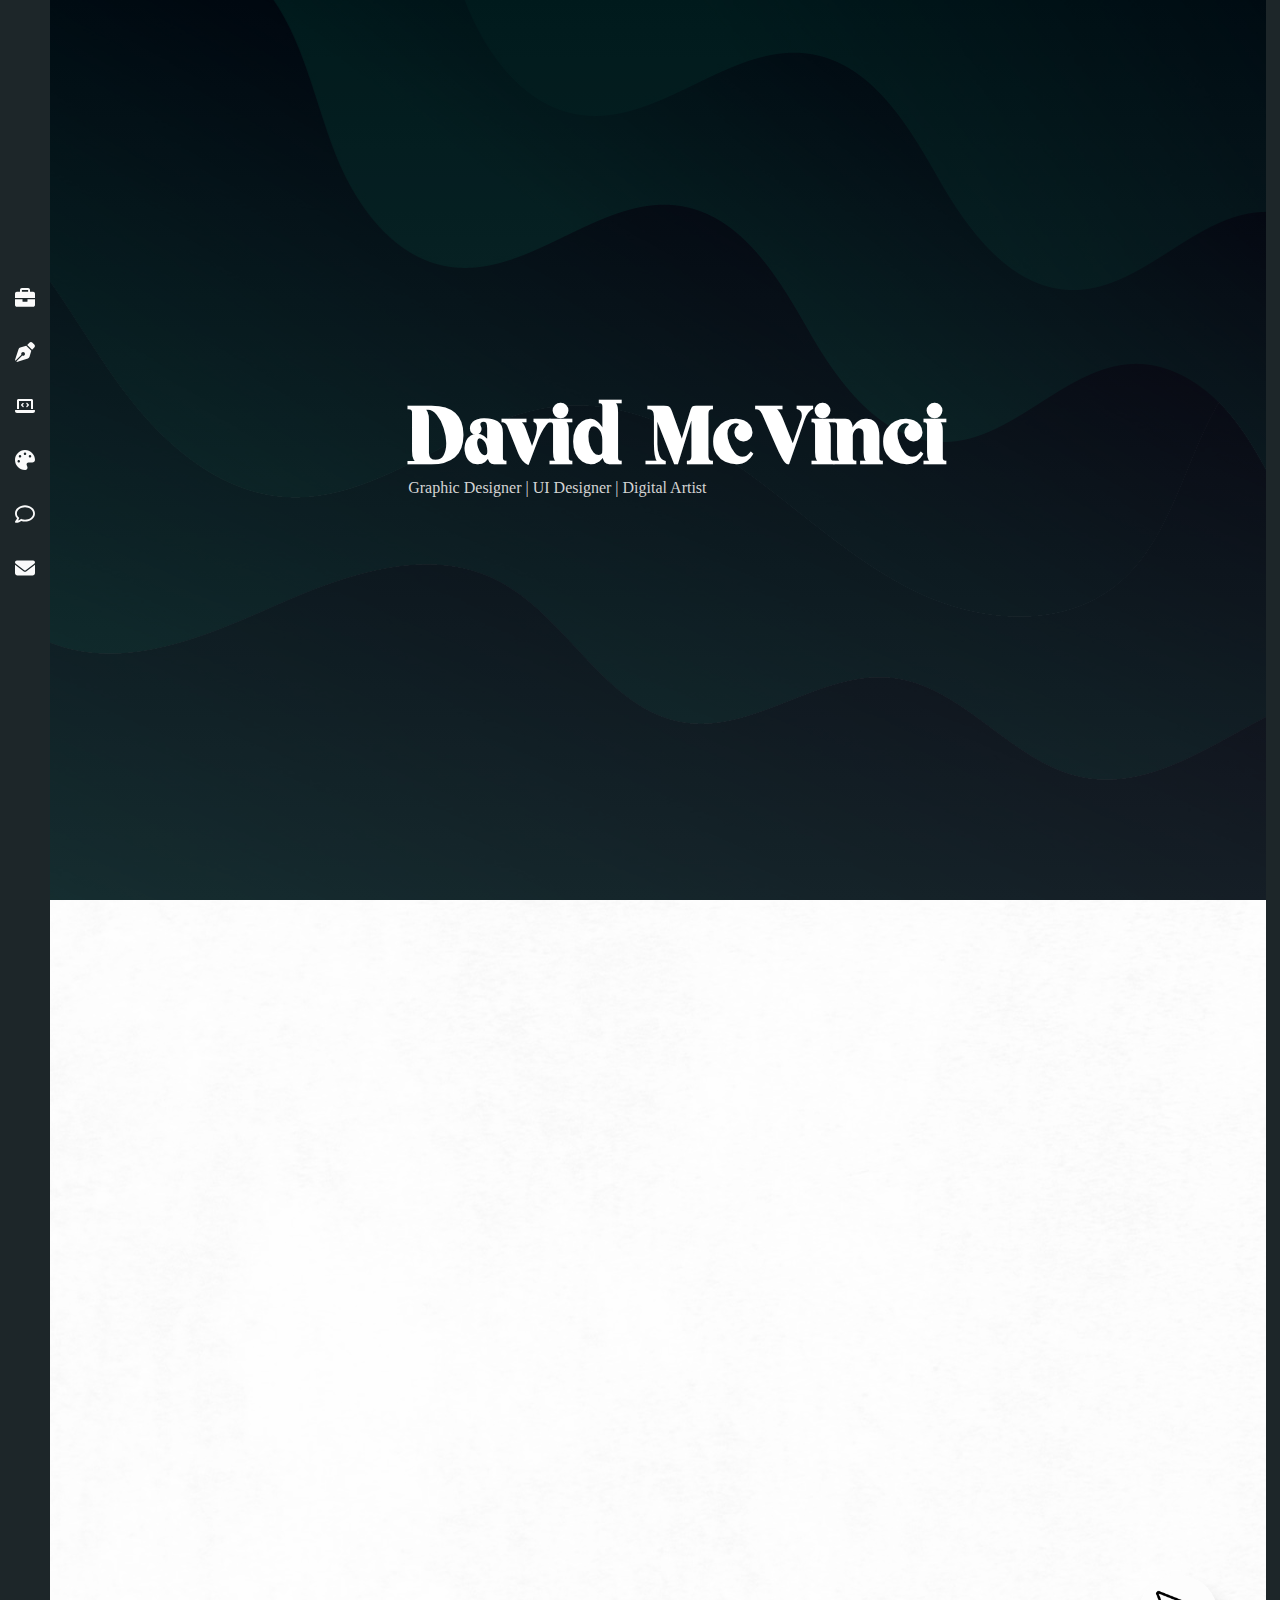
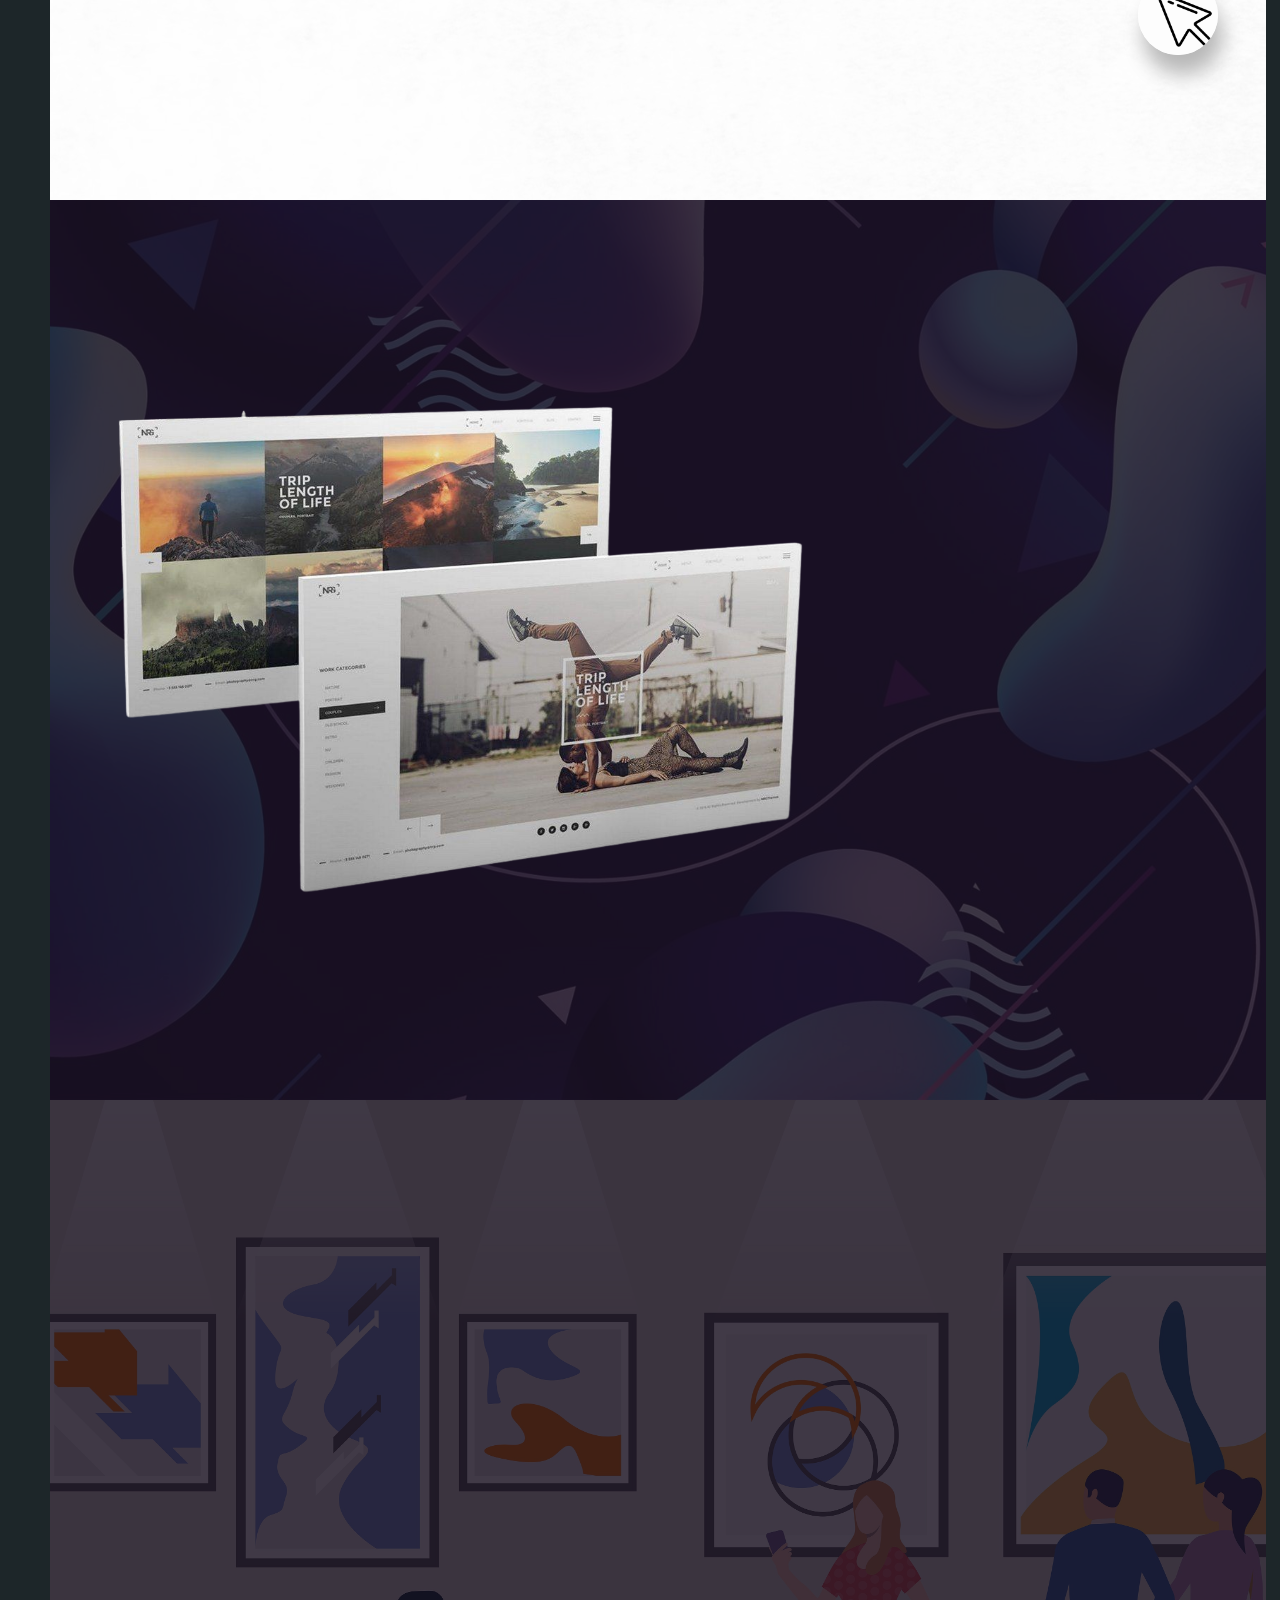
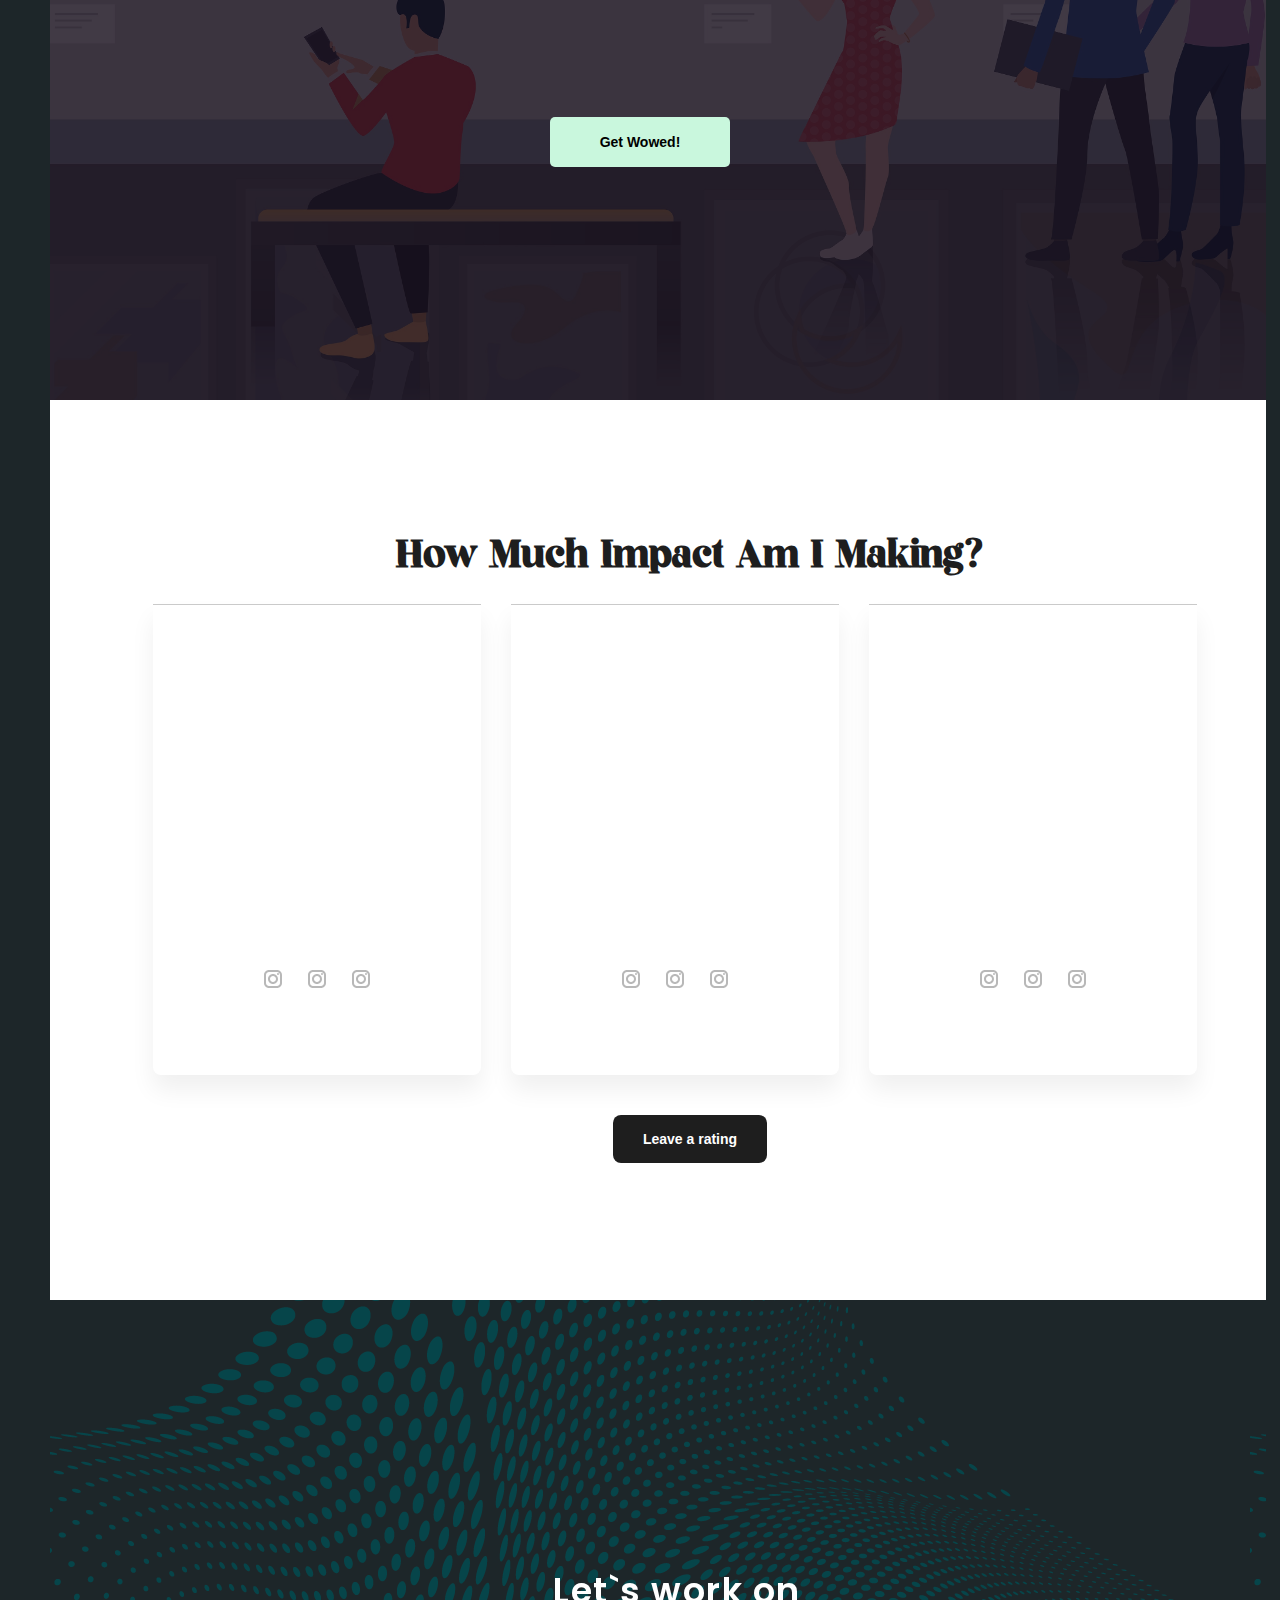
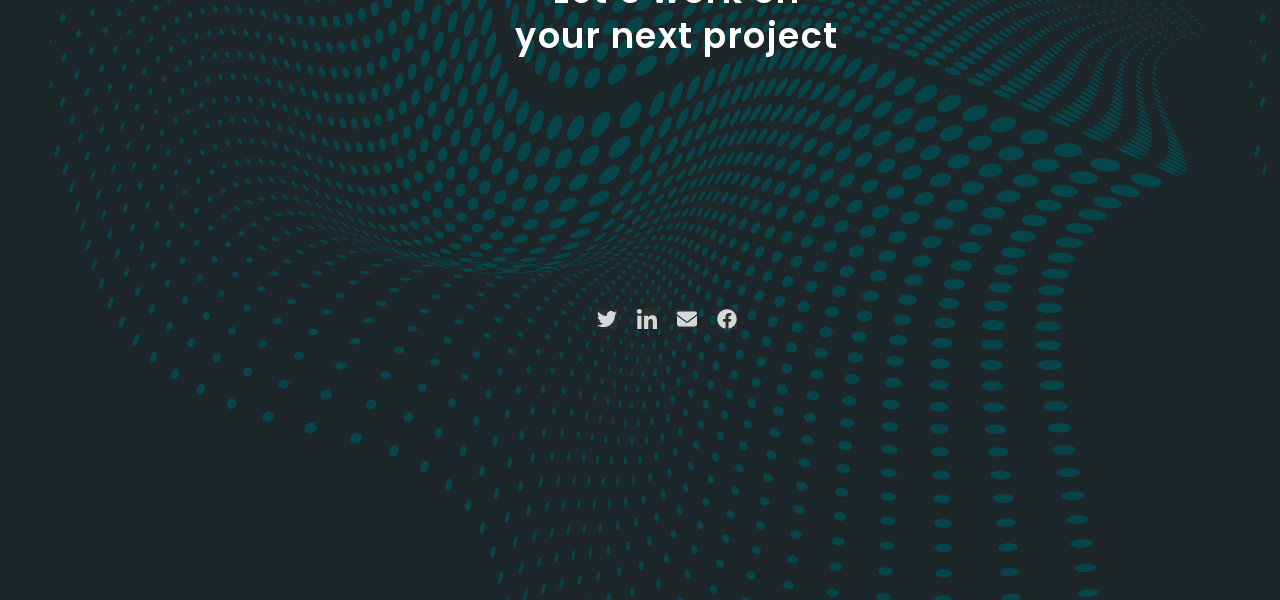
<file: index.html>
<!DOCTYPE html>
<html lang="en">
    <head>
        <meta charset="UTF-8">
        <meta http-equiv="X-UA-Compatible" content="IE=edge">
        <meta name="viewport" content="width=device-width, initial-scale=1.0">
        <title>David McVinci</title>
        <link rel="stylesheet" href="style.css">
        <link rel="icon" href="graphics/design-outline.svg">
        <link rel="preconnect" href="https://fonts.googleapis.com">
        <link rel="preconnect" href="https://fonts.gstatic.com" crossorigin>
        <link href="https://fonts.googleapis.com/css2?family=Poppins&display=swap" rel="stylesheet">
        <link rel="icon" href="favicon.svg">
    </head>

    <body>
        <div id="loader"></div>

        <div class="nav">
            <ul>
                <li>
                    <a href="#first"><svg title="Home" class="work" xmlns="http://www.w3.org/2000/svg" viewBox="0 0 512 512"><path d="M320 336c0 8.844-7.156 16-16 16h-96C199.2 352 192 344.8 192 336V288H0v144C0 457.6 22.41 480 48 480h416c25.59 0 48-22.41 48-48V288h-192V336zM464 96H384V48C384 22.41 361.6 0 336 0h-160C150.4 0 128 22.41 128 48V96H48C22.41 96 0 118.4 0 144V256h512V144C512 118.4 489.6 96 464 96zM336 96h-160V48h160V96z"/></svg></a>
                </li>

                <li>
                    <a href="#gdp"><svg id="pen" xmlns="http://www.w3.org/2000/svg" viewBox="0 0 512 512"><path d="M368.4 18.34C390.3-3.526 425.7-3.526 447.6 18.34L493.7 64.4C515.5 86.27 515.5 121.7 493.7 143.6L437.9 199.3L312.7 74.06L368.4 18.34zM417.4 224L371.4 377.3C365.4 397.2 350.2 413 330.5 419.6L66.17 508.2C54.83 512 42.32 509.2 33.74 500.9L187.3 347.3C193.6 350.3 200.6 352 207.1 352C234.5 352 255.1 330.5 255.1 304C255.1 277.5 234.5 256 207.1 256C181.5 256 159.1 277.5 159.1 304C159.1 311.4 161.7 318.4 164.7 324.7L11.11 478.3C2.809 469.7-.04 457.2 3.765 445.8L92.39 181.5C98.1 161.8 114.8 146.6 134.7 140.6L287.1 94.6L417.4 224z"/></svg></a>
                </li>

                <li>
                    <a href="#ui"><svg id="laptop" xmlns="http://www.w3.org/2000/svg" viewBox="0 0 640 512"><path d="M128 96h384v256h64V80C576 53.63 554.4 32 528 32h-416C85.63 32 64 53.63 64 80V352h64V96zM624 384h-608C7.25 384 0 391.3 0 400V416c0 35.25 28.75 64 64 64h512c35.25 0 64-28.75 64-64v-16C640 391.3 632.8 384 624 384zM365.9 286.2C369.8 290.1 374.9 292 380 292s10.23-1.938 14.14-5.844l48-48c7.812-7.813 7.812-20.5 0-28.31l-48-48c-7.812-7.813-20.47-7.813-28.28 0c-7.812 7.813-7.812 20.5 0 28.31l33.86 33.84l-33.86 33.84C358 265.7 358 278.4 365.9 286.2zM274.1 161.9c-7.812-7.813-20.47-7.813-28.28 0l-48 48c-7.812 7.813-7.812 20.5 0 28.31l48 48C249.8 290.1 254.9 292 260 292s10.23-1.938 14.14-5.844c7.812-7.813 7.812-20.5 0-28.31L240.3 224l33.86-33.84C281.1 182.4 281.1 169.7 274.1 161.9z"/></svg></a>
                </li>

                <li>
                    <a href="#digi_art"><svg id="brush" xmlns="http://www.w3.org/2000/svg" viewBox="0 0 512 512"><path d="M512 255.1C512 256.9 511.1 257.8 511.1 258.7C511.6 295.2 478.4 319.1 441.9 319.1H344C317.5 319.1 296 341.5 296 368C296 371.4 296.4 374.7 297 377.9C299.2 388.1 303.5 397.1 307.9 407.8C313.9 421.6 320 435.3 320 449.8C320 481.7 298.4 510.5 266.6 511.8C263.1 511.9 259.5 512 256 512C114.6 512 0 397.4 0 256C0 114.6 114.6 0 256 0C397.4 0 512 114.6 512 256V255.1zM96 255.1C78.33 255.1 64 270.3 64 287.1C64 305.7 78.33 319.1 96 319.1C113.7 319.1 128 305.7 128 287.1C128 270.3 113.7 255.1 96 255.1zM128 191.1C145.7 191.1 160 177.7 160 159.1C160 142.3 145.7 127.1 128 127.1C110.3 127.1 96 142.3 96 159.1C96 177.7 110.3 191.1 128 191.1zM256 63.1C238.3 63.1 224 78.33 224 95.1C224 113.7 238.3 127.1 256 127.1C273.7 127.1 288 113.7 288 95.1C288 78.33 273.7 63.1 256 63.1zM384 191.1C401.7 191.1 416 177.7 416 159.1C416 142.3 401.7 127.1 384 127.1C366.3 127.1 352 142.3 352 159.1C352 177.7 366.3 191.1 384 191.1z"/></svg>
                    </a>
                </li>

                <li>
                    <a href="#ratings">
                        <svg id="comment" xmlns="http://www.w3.org/2000/svg" viewBox="0 0 512 512"><path d="M256 32C114.6 32 .0272 125.1 .0272 240c0 47.63 19.91 91.25 52.91 126.2c-14.88 39.5-45.87 72.88-46.37 73.25c-6.625 7-8.375 17.25-4.625 26C5.818 474.2 14.38 480 24 480c61.5 0 109.1-25.75 139.1-46.25C191.1 442.8 223.3 448 256 448c141.4 0 255.1-93.13 255.1-208S397.4 32 256 32zM256.1 400c-26.75 0-53.12-4.125-78.38-12.12l-22.75-7.125l-19.5 13.75c-14.25 10.12-33.88 21.38-57.5 29c7.375-12.12 14.37-25.75 19.88-40.25l10.62-28l-20.62-21.87C69.82 314.1 48.07 282.2 48.07 240c0-88.25 93.25-160 208-160s208 71.75 208 160S370.8 400 256.1 400z"/></svg>
                    </a>
                </li>

                <li>
                    <a href="#contact"><svg id="contacts" xmlns="http://www.w3.org/2000/svg" xml:space="preserve" width="17in" height="12.75in" version="1.1" style="shape-rendering:geometricPrecision; text-rendering:geometricPrecision; image-rendering:optimizeQuality; fill-rule:evenodd; clip-rule:evenodd"
                    viewBox="0 0 3576 2682"
                     xmlns:xlink="http://www.w3.org/1999/xlink">
                     <defs></defs>
                     <g id="Layer_x0020_1">
                      <metadata id="CorelCorpID_0Corel-Layer"/>
                      <path class="fil0" d="M3241 0c185,0 335,150 335,335 0,105 -50,205 -134,268l-1520 1140c-80,59 -189,59 -268,0l-1520 -1140c-84,-64 -134,-163 -134,-268 0,-185 150,-335 335,-335l2905 0zm-1721 1922c159,119 377,119 536,0l1520 -1140 0 1453c0,247 -200,447 -447,447l-2682 0c-247,0 -447,-200 -447,-447l0 -1453 1520 1140z"/>
                     </g>
                    </svg>
                    </a>
                </li>  
            </ul>
        </div>

            <div class="title" id="title">
                Graphic Design Portfolio
            </div>

            <div class="title-3" id="title-3">
            UI Design-folio
            </div>

            <div class="title-4" id="title-4">
                Digital Art Gallery
            </div>

            <div class="title-5" id="title-5">
                Reviews
            </div>

            <div class="title-6" id="title-6">
            Contact Me
            </div>
        
        <div class="all">
            <a name="first">
                <div class="everythingelse">
                    <div class="intro ">
                        <h3>
                            David McVinci<br>
                        </h3>
                    <P class="skills"><a href="#gdp">Graphic Designer</a> | <a href="#ui">UI Designer</a> | <A href="#digi_art">Digital Artist </A></P>
                    </div>
                </div>
            </a>

            <a name="gdp" href="gdp.html">
                <div class="gdp">
                    <p class="gdp-p reveal">
                        <span>Graphic Design Portfolio</span><br><br>
                        <span>"</span>
                        <br>A Graphic Designer,<br>
                        does not just lay text on a canvas, <br>he speaks into the mind of his viewer...<br>
                        <span>"</span>
                        <br>
                        <br>
                        <br>
                        <br>
                        <br>
                        <br>
                        <span>Brand Identity Design  |  Flyers  |  Editorials</span> 
                    </p>

                    <img  src="graphics/click.gif" style="width: 80px; height: auto; position: absolute; background-color: transparent; z-index: 999999; top: 75%; left: 85%; border-radius: 50px; box-shadow: 5px 20px 20px rgb(184, 184, 184);">
                </div>
            </a>

            <a name="ui" href="uid.html">
                <div class="ui">
                    <img src="graphics/ui_main.png">
                    <p class="p reveal">
                        <span>UI Design-folio</span>
                        <br>
                        <br>
                        <br>
                        <br>
                        <br>
                        <br>
                        <br>
                        Creating Awesome Intuitive Digital Experiences
                    </p>

                    
                </div>
            </a>

            <a name="digi_art" href="digiart.html">
                <div class="digital_art">
                     <span class="smth reveal">
                        Explore visually pleasing pieces ranging from 
                        hyper-realistic to cartoon digital paintings 
                    </span>
                    
                    <h3 class="smth reveal">
                        Art gives <br> life meaning
                    </h3>

                    <button>
                        Get Wowed!
                    </button>
                </div>

            
            </a>

            <a name="ratings">
                <div class="ratings">
                    <h3 class="rate" style=" background-color: transparent; color: #1e1e1e;">How Much Impact Am I Making?</h3>

                    <div class="rating-box" style="height: 50%; width: 90%; display: flex; align-items: center; justify-content: center; background-color: transparent; margin-bottom: 50px;">

                        <div class="a_rating">
                            <div class="header reveal">
                                <div class="picture"></div>
                                <div class="nameandtitle">
                                    <h3 style="background-color: transparent; color:#1e1e1e; font-size: 20px; margin-bottom: 0px;">John Doe</h3>
                                    <span style="background-color:transparent; color:#1e1e1e; font-family: 'Poppins', san-serif; font-size: 14px;">CEO at Company</span>
                                </div>
                            </div>
                            <br>
                            <div class="text reveal" style="background-color: transparent;">
                                <p>Lorem ipsum dolor sit amet consectetur adipisicing elit. Eum laudantium omnis corporis debitis veritatis dolorem cumque corrupti accusamus voluptatibus! Asperiores excepturi neque in.</p>
                            </div>

                            <div class="foricons">
                                <svg class="instagram" fill="#000000" xmlns="http://www.w3.org/2000/svg"  viewBox="0 0 24 24" width="24px" height="24px">    <path d="M 8 3 C 5.243 3 3 5.243 3 8 L 3 16 C 3 18.757 5.243 21 8 21 L 16 21 C 18.757 21 21 18.757 21 16 L 21 8 C 21 5.243 18.757 3 16 3 L 8 3 z M 8 5 L 16 5 C 17.654 5 19 6.346 19 8 L 19 16 C 19 17.654 17.654 19 16 19 L 8 19 C 6.346 19 5 17.654 5 16 L 5 8 C 5 6.346 6.346 5 8 5 z M 17 6 A 1 1 0 0 0 16 7 A 1 1 0 0 0 17 8 A 1 1 0 0 0 18 7 A 1 1 0 0 0 17 6 z M 12 7 C 9.243 7 7 9.243 7 12 C 7 14.757 9.243 17 12 17 C 14.757 17 17 14.757 17 12 C 17 9.243 14.757 7 12 7 z M 12 9 C 13.654 9 15 10.346 15 12 C 15 13.654 13.654 15 12 15 C 10.346 15 9 13.654 9 12 C 9 10.346 10.346 9 12 9 z"/></svg>

                                <svg class="instagram" fill="#000000" xmlns="http://www.w3.org/2000/svg"  viewBox="0 0 24 24" width="24px" height="24px">    <path d="M 8 3 C 5.243 3 3 5.243 3 8 L 3 16 C 3 18.757 5.243 21 8 21 L 16 21 C 18.757 21 21 18.757 21 16 L 21 8 C 21 5.243 18.757 3 16 3 L 8 3 z M 8 5 L 16 5 C 17.654 5 19 6.346 19 8 L 19 16 C 19 17.654 17.654 19 16 19 L 8 19 C 6.346 19 5 17.654 5 16 L 5 8 C 5 6.346 6.346 5 8 5 z M 17 6 A 1 1 0 0 0 16 7 A 1 1 0 0 0 17 8 A 1 1 0 0 0 18 7 A 1 1 0 0 0 17 6 z M 12 7 C 9.243 7 7 9.243 7 12 C 7 14.757 9.243 17 12 17 C 14.757 17 17 14.757 17 12 C 17 9.243 14.757 7 12 7 z M 12 9 C 13.654 9 15 10.346 15 12 C 15 13.654 13.654 15 12 15 C 10.346 15 9 13.654 9 12 C 9 10.346 10.346 9 12 9 z"/></svg>
                                
                                <svg class="instagram" fill="#000000" xmlns="http://www.w3.org/2000/svg"  viewBox="0 0 24 24" width="24px" height="24px">    <path d="M 8 3 C 5.243 3 3 5.243 3 8 L 3 16 C 3 18.757 5.243 21 8 21 L 16 21 C 18.757 21 21 18.757 21 16 L 21 8 C 21 5.243 18.757 3 16 3 L 8 3 z M 8 5 L 16 5 C 17.654 5 19 6.346 19 8 L 19 16 C 19 17.654 17.654 19 16 19 L 8 19 C 6.346 19 5 17.654 5 16 L 5 8 C 5 6.346 6.346 5 8 5 z M 17 6 A 1 1 0 0 0 16 7 A 1 1 0 0 0 17 8 A 1 1 0 0 0 18 7 A 1 1 0 0 0 17 6 z M 12 7 C 9.243 7 7 9.243 7 12 C 7 14.757 9.243 17 12 17 C 14.757 17 17 14.757 17 12 C 17 9.243 14.757 7 12 7 z M 12 9 C 13.654 9 15 10.346 15 12 C 15 13.654 13.654 15 12 15 C 10.346 15 9 13.654 9 12 C 9 10.346 10.346 9 12 9 z"/></svg>

                            </div>
                        </div>

                        <div class="a_rating">
                                <div class="header reveal">
                                    <div class="picture"></div>
                                    <div class="nameandtitle">
                                        <h3 style="background-color: transparent; color:#1e1e1e; font-size: 20px; margin-bottom: 0px;">John Doe</h3>
                                        <span style="background-color:transparent; color:#1e1e1e; font-family: 'Poppins', san-serif; font-size: 14px;">CEO at Company</span>
                                    </div>
                                </div>
                                <br>
                                <div class="text reveal" style="background-color: transparent;">
                                    <p>Lorem ipsum dolor sit amet consectetur adipisicing elit. Eum laudantium omnis corporis debitis veritatis dolorem cumque corrupti accusamus voluptatibus! Asperiores excepturi neque in.</p>
                                </div>

                                <div class="foricons">
                                    <svg class="instagram" fill="#000000" xmlns="http://www.w3.org/2000/svg"  viewBox="0 0 24 24" width="24px" height="24px">    <path d="M 8 3 C 5.243 3 3 5.243 3 8 L 3 16 C 3 18.757 5.243 21 8 21 L 16 21 C 18.757 21 21 18.757 21 16 L 21 8 C 21 5.243 18.757 3 16 3 L 8 3 z M 8 5 L 16 5 C 17.654 5 19 6.346 19 8 L 19 16 C 19 17.654 17.654 19 16 19 L 8 19 C 6.346 19 5 17.654 5 16 L 5 8 C 5 6.346 6.346 5 8 5 z M 17 6 A 1 1 0 0 0 16 7 A 1 1 0 0 0 17 8 A 1 1 0 0 0 18 7 A 1 1 0 0 0 17 6 z M 12 7 C 9.243 7 7 9.243 7 12 C 7 14.757 9.243 17 12 17 C 14.757 17 17 14.757 17 12 C 17 9.243 14.757 7 12 7 z M 12 9 C 13.654 9 15 10.346 15 12 C 15 13.654 13.654 15 12 15 C 10.346 15 9 13.654 9 12 C 9 10.346 10.346 9 12 9 z"/></svg>

                                    <svg class="instagram" fill="#000000" xmlns="http://www.w3.org/2000/svg"  viewBox="0 0 24 24" width="24px" height="24px">    <path d="M 8 3 C 5.243 3 3 5.243 3 8 L 3 16 C 3 18.757 5.243 21 8 21 L 16 21 C 18.757 21 21 18.757 21 16 L 21 8 C 21 5.243 18.757 3 16 3 L 8 3 z M 8 5 L 16 5 C 17.654 5 19 6.346 19 8 L 19 16 C 19 17.654 17.654 19 16 19 L 8 19 C 6.346 19 5 17.654 5 16 L 5 8 C 5 6.346 6.346 5 8 5 z M 17 6 A 1 1 0 0 0 16 7 A 1 1 0 0 0 17 8 A 1 1 0 0 0 18 7 A 1 1 0 0 0 17 6 z M 12 7 C 9.243 7 7 9.243 7 12 C 7 14.757 9.243 17 12 17 C 14.757 17 17 14.757 17 12 C 17 9.243 14.757 7 12 7 z M 12 9 C 13.654 9 15 10.346 15 12 C 15 13.654 13.654 15 12 15 C 10.346 15 9 13.654 9 12 C 9 10.346 10.346 9 12 9 z"/></svg>
                                    
                                    <svg class="instagram" fill="#000000" xmlns="http://www.w3.org/2000/svg"  viewBox="0 0 24 24" width="24px" height="24px">    <path d="M 8 3 C 5.243 3 3 5.243 3 8 L 3 16 C 3 18.757 5.243 21 8 21 L 16 21 C 18.757 21 21 18.757 21 16 L 21 8 C 21 5.243 18.757 3 16 3 L 8 3 z M 8 5 L 16 5 C 17.654 5 19 6.346 19 8 L 19 16 C 19 17.654 17.654 19 16 19 L 8 19 C 6.346 19 5 17.654 5 16 L 5 8 C 5 6.346 6.346 5 8 5 z M 17 6 A 1 1 0 0 0 16 7 A 1 1 0 0 0 17 8 A 1 1 0 0 0 18 7 A 1 1 0 0 0 17 6 z M 12 7 C 9.243 7 7 9.243 7 12 C 7 14.757 9.243 17 12 17 C 14.757 17 17 14.757 17 12 C 17 9.243 14.757 7 12 7 z M 12 9 C 13.654 9 15 10.346 15 12 C 15 13.654 13.654 15 12 15 C 10.346 15 9 13.654 9 12 C 9 10.346 10.346 9 12 9 z"/></svg>

                                </div>
                        </div>

                        <div class="a_rating">
                                <div class="header reveal">
                                    <div class="picture"></div>
                                    <div class="nameandtitle">
                                        <h3 style="background-color: transparent; color:#1e1e1e; font-size: 20px; margin-bottom: 0px;">John Doe</h3>
                                        <span style="background-color:transparent; color:#1e1e1e; font-family: 'Poppins', san-serif; font-size: 14px;">CEO at Company</span>
                                    </div>
                                </div>
                                <br>
                                <div class="text reveal" style="background-color: transparent;">
                                    <p>Lorem ipsum dolor sit amet consectetur adipisicing elit. Eum laudantium omnis corporis debitis veritatis dolorem cumque corrupti accusamus voluptatibus! Asperiores excepturi neque in.</p>
                                </div>

                                <div class="foricons">
                                    <svg class="instagram" fill="#000000" xmlns="http://www.w3.org/2000/svg"  viewBox="0 0 24 24" width="24px" height="24px">    <path d="M 8 3 C 5.243 3 3 5.243 3 8 L 3 16 C 3 18.757 5.243 21 8 21 L 16 21 C 18.757 21 21 18.757 21 16 L 21 8 C 21 5.243 18.757 3 16 3 L 8 3 z M 8 5 L 16 5 C 17.654 5 19 6.346 19 8 L 19 16 C 19 17.654 17.654 19 16 19 L 8 19 C 6.346 19 5 17.654 5 16 L 5 8 C 5 6.346 6.346 5 8 5 z M 17 6 A 1 1 0 0 0 16 7 A 1 1 0 0 0 17 8 A 1 1 0 0 0 18 7 A 1 1 0 0 0 17 6 z M 12 7 C 9.243 7 7 9.243 7 12 C 7 14.757 9.243 17 12 17 C 14.757 17 17 14.757 17 12 C 17 9.243 14.757 7 12 7 z M 12 9 C 13.654 9 15 10.346 15 12 C 15 13.654 13.654 15 12 15 C 10.346 15 9 13.654 9 12 C 9 10.346 10.346 9 12 9 z"/></svg>

                                    <svg class="instagram" fill="#000000" xmlns="http://www.w3.org/2000/svg"  viewBox="0 0 24 24" width="24px" height="24px">    <path d="M 8 3 C 5.243 3 3 5.243 3 8 L 3 16 C 3 18.757 5.243 21 8 21 L 16 21 C 18.757 21 21 18.757 21 16 L 21 8 C 21 5.243 18.757 3 16 3 L 8 3 z M 8 5 L 16 5 C 17.654 5 19 6.346 19 8 L 19 16 C 19 17.654 17.654 19 16 19 L 8 19 C 6.346 19 5 17.654 5 16 L 5 8 C 5 6.346 6.346 5 8 5 z M 17 6 A 1 1 0 0 0 16 7 A 1 1 0 0 0 17 8 A 1 1 0 0 0 18 7 A 1 1 0 0 0 17 6 z M 12 7 C 9.243 7 7 9.243 7 12 C 7 14.757 9.243 17 12 17 C 14.757 17 17 14.757 17 12 C 17 9.243 14.757 7 12 7 z M 12 9 C 13.654 9 15 10.346 15 12 C 15 13.654 13.654 15 12 15 C 10.346 15 9 13.654 9 12 C 9 10.346 10.346 9 12 9 z"/></svg>
                                    
                                    <svg class="instagram" fill="#000000" xmlns="http://www.w3.org/2000/svg"  viewBox="0 0 24 24" width="24px" height="24px">    <path d="M 8 3 C 5.243 3 3 5.243 3 8 L 3 16 C 3 18.757 5.243 21 8 21 L 16 21 C 18.757 21 21 18.757 21 16 L 21 8 C 21 5.243 18.757 3 16 3 L 8 3 z M 8 5 L 16 5 C 17.654 5 19 6.346 19 8 L 19 16 C 19 17.654 17.654 19 16 19 L 8 19 C 6.346 19 5 17.654 5 16 L 5 8 C 5 6.346 6.346 5 8 5 z M 17 6 A 1 1 0 0 0 16 7 A 1 1 0 0 0 17 8 A 1 1 0 0 0 18 7 A 1 1 0 0 0 17 6 z M 12 7 C 9.243 7 7 9.243 7 12 C 7 14.757 9.243 17 12 17 C 14.757 17 17 14.757 17 12 C 17 9.243 14.757 7 12 7 z M 12 9 C 13.654 9 15 10.346 15 12 C 15 13.654 13.654 15 12 15 C 10.346 15 9 13.654 9 12 C 9 10.346 10.346 9 12 9 z"/></svg>

                                </div>
                        </div>
                    </div>

                  <button class="rate_me" id="open" style="cursor: pointer;">
                      Leave a rating
                  </button>
                </div>

               <div class="modal_container" id="modal_container">
                    <div class="modal" id="modal">
                        <svg class="backsvg" id="closed" xmlns="http://www.w3.org/2000/svg" viewBox="0 0 320 512"><path d="M310.6 361.4c12.5 12.5 12.5 32.75 0 45.25C304.4 412.9 296.2 416 288 416s-16.38-3.125-22.62-9.375L160 301.3L54.63 406.6C48.38 412.9 40.19 416 32 416S15.63 412.9 9.375 406.6c-12.5-12.5-12.5-32.75 0-45.25l105.4-105.4L9.375 150.6c-12.5-12.5-12.5-32.75 0-45.25s32.75-12.5 45.25 0L160 210.8l105.4-105.4c12.5-12.5 32.75-12.5 45.25 0s12.5 32.75 0 45.25l-105.4 105.4L310.6 361.4z"/></svg>
                        <h2>How do you feel about my work?</h2>
                        <form class="gform pure-form pure-form-stacked" method="POST" data-email="mcvinci19@gmail.com"
                        action="https://script.google.com/macros/s/AKfycbx5zCEHlII2uExeGvucLivvtPEuDck0ElDX6UE58JlpHAbAq8p-ChjTW-g1DDAS7I9OYA/exec">
                            <label>
                                Give commendations and suggest services...
                            </label>
                            <input name="name" placeholder="What`s your name?" required>
                            <input name="position" placeholder="What do you do?" required>
                            <textarea name="review" Placeholder="Your Review" style="resize: none; padding: 5px 10px;" maxlength="450"></textarea>
                            <input name="contacts" placeholder="Your Preferred Social Media " required>
                            <button id="closed" type="submit" onclick="thanks()">
                                Post Review
                            </button>

                        </form>
                    </div>

                    <div class="thankyou_message">    
                        <svg class="backsvgforthanks" id="closethanks" xmlns="http://www.w3.org/2000/svg" viewBox="0 0 320 512"><path d="M310.6 361.4c12.5 12.5 12.5 32.75 0 45.25C304.4 412.9 296.2 416 288 416s-16.38-3.125-22.62-9.375L160 301.3L54.63 406.6C48.38 412.9 40.19 416 32 416S15.63 412.9 9.375 406.6c-12.5-12.5-12.5-32.75 0-45.25l105.4-105.4L9.375 150.6c-12.5-12.5-12.5-32.75 0-45.25s32.75-12.5 45.25 0L160 210.8l105.4-105.4c12.5-12.5 32.75-12.5 45.25 0s12.5 32.75 0 45.25l-105.4 105.4L310.6 361.4z"/></svg>
                        <h1 style="font-family: 'Slish'; font-size: 2em; color: #1e1e1e; background-color:white;">Thank You for reaching out </h1>
                        <p style="text-align: center; font-family: 'Poppins', sans-serif; Color: #1e1e1e; background-color:white;">Your review has been received and <br> will be processed
                    </div>
                </div>
            </a>

            <div class="contact">
                <p>Let`s work on <br>your next project</p>
                
                <div class="links">
                    <ul>
                        <li>
                            <a target="_blank" rel=" noopener noreferrer" href="https://www.twitter.com/david_mcvinci"><?xml version="1.0" encoding="UTF-8"?>
                            <!DOCTYPE svg PUBLIC "-//W3C//DTD SVG 1.1//EN" "http://www.w3.org/Graphics/SVG/1.1/DTD/svg11.dtd">
                           
                            <svg xmlns="http://www.w3.org/2000/svg" xml:space="preserve" width="16.9999in" height="13.8071in" version="1.1" style="shape-rendering:geometricPrecision; text-rendering:geometricPrecision; image-rendering:optimizeQuality; fill-rule:evenodd; clip-rule:evenodd"
                            viewBox="0 0 7522 6109"
                             xmlns:xlink="http://www.w3.org/1999/xlink">
                             <g id="Layer_x0020_1">
                              <metadata id="CorelCorpID_0Corel-Layer"/>
                              <path class="fil0" d="M6749 1523c5,67 5,134 5,200 0,2038 -1551,4386 -4386,4386 -873,0 -1685,-253 -2367,-692 124,14 243,19 372,19 721,0 1384,-243 1914,-659 -678,-14 -1246,-458 -1441,-1069 95,14 191,24 291,24 138,0 277,-19 406,-52 -706,-143 -1236,-764 -1236,-1513l0 -19c205,115 444,186 697,196 -415,-277 -687,-749 -687,-1284 0,-286 76,-549 210,-778 759,935 1900,1546 3179,1613 -24,-115 -38,-234 -38,-353 0,-850 687,-1542 1542,-1542 444,0 845,186 1126,487 348,-67 683,-196 978,-372 -115,358 -358,659 -678,850 310,-33 611,-119 888,-239 -210,305 -472,577 -773,797l0 0z"/>
                             </g>
                            </svg>
                            </a>
                        </li>

                        <li>
                            <a target="_blank" rel=" noopener noreferrer" href="https://www.linkedin.com/in/davidmcvinci"><?xml version="1.0" encoding="UTF-8"?>
                            <!DOCTYPE svg PUBLIC "-//W3C//DTD SVG 1.1//EN" "http://www.w3.org/Graphics/SVG/1.1/DTD/svg11.dtd">
                            <!-- Creator: CorelDRAW 2017 -->
                            <svg xmlns="http://www.w3.org/2000/svg" xml:space="preserve" width="14.875in" height="14.8747in" version="1.1" style="shape-rendering:geometricPrecision; text-rendering:geometricPrecision; image-rendering:optimizeQuality; fill-rule:evenodd; clip-rule:evenodd"
                            viewBox="0 0 120529 120526"
                            xmlns:xlink="http://www.w3.org/1999/xlink">
                            <g id="Layer_x0020_1">
                            <metadata id="CorelCorpID_0Corel-Layer"/>
                            <path class="fil0" d="M26979 120526l-24988 0 0 -80469 24988 0 0 80469zm-12508 -91446c-7990,0 -14472,-6618 -14472,-14609 0,-7991 6481,-14472 14472,-14472 7991,0 14472,6480 14472,14472 0,7990 -6484,14609 -14472,14609l0 0zm106031 91446l-24934 0 0 -39172c0,-9336 -188,-21308 -12992,-21308 -12992,0 -14983,10143 -14983,20635l0 39845 -24961 0 0 -80469 23966 0 0 10977 350 0c3336,-6322 11485,-12995 23643,-12995 25290,0 29939,16653 29939,38284l0 44203 -27 0z"/>
                            </g>
                            </svg>
                            </a>
                        </li>

                        <li>
                            <a target="_blank" rel=" noopener noreferrer" href="mailto:mcvinci19@gmail.com"><?xml version="1.0" encoding="UTF-8"?>
                            <!DOCTYPE svg PUBLIC "-//W3C//DTD SVG 1.1//EN" "http://www.w3.org/Graphics/SVG/1.1/DTD/svg11.dtd">
                            <!-- Creator: CorelDRAW 2017 -->
                            <svg xmlns="http://www.w3.org/2000/svg" xml:space="preserve" width="17in" height="12.75in" version="1.1" style="shape-rendering:geometricPrecision; text-rendering:geometricPrecision; image-rendering:optimizeQuality; fill-rule:evenodd; clip-rule:evenodd"
                            viewBox="0 0 3576 2682"
                             xmlns:xlink="http://www.w3.org/1999/xlink">
                             <g id="Layer_x0020_1">
                              <metadata id="CorelCorpID_0Corel-Layer"/>
                              <path class="fil0" d="M3241 0c185,0 335,150 335,335 0,105 -50,205 -134,268l-1520 1140c-80,59 -189,59 -268,0l-1520 -1140c-84,-64 -134,-163 -134,-268 0,-185 150,-335 335,-335l2905 0zm-1721 1922c159,119 377,119 536,0l1520 -1140 0 1453c0,247 -200,447 -447,447l-2682 0c-247,0 -447,-200 -447,-447l0 -1453 1520 1140z"/>
                             </g>
                            </svg>
                             </a>
                        </li>

                        <li>
                            <a target="_blank" rel=" noopener noreferrer" href="https://www.facebook.com/mcvinci.dave"><svg xmlns="http://www.w3.org/2000/svg" viewBox="0 0 512 512"><path d="M504 256C504 119 393 8 256 8S8 119 8 256c0 123.78 90.69 226.38 209.25 245V327.69h-63V256h63v-54.64c0-62.15 37-96.48 93.67-96.48 27.14 0 55.52 4.84 55.52 4.84v61h-31.28c-30.8 0-40.41 19.12-40.41 38.73V256h68.78l-11 71.69h-57.78V501C413.31 482.38 504 379.78 504 256z"/></svg></a>
                        </li>
                    </ul>  
                </div>

            </div>
           
        </div>

        <script type="text/javascript" src="script.js"></script>

        <script data-cfasync="false" type="text/javascript">
    
            (function() {
           function validEmail(email) {
             var re = /^([\w-]+(?:\.[\w-]+)*)@((?:[\w-]+\.)*\w[\w-]{0,66})\.([a-z]{2,6}(?:\.[a-z]{2})?)$/i;
             return re.test(email);
           }
         
           function validateHuman(honeypot) {
             if (honeypot) {
               console.log("Robot Detected!");
               return true;
             } else {
               console.log("Welcome Human!");
             }
           }
           function getFormData(form) {
             var elements = form.elements;
         
             var fields = Object.keys(elements).filter(function(k) {
                   return (elements[k].name !== "honeypot");
             }).map(function(k) {
               if(elements[k].name !== undefined) {
                 return elements[k].name;
               }else if(elements[k].length > 0){
                 return elements[k].item(0).name;
               }
             }).filter(function(item, pos, self) {
               return self.indexOf(item) == pos && item;
             });
         
             var formData = {};
             fields.forEach(function(name){
               var element = elements[name];
               formData[name] = element.value;
               if (element.length) {
                 var data = [];
                 for (var i = 0; i < element.length; i++) {
                   var item = element.item(i);
                   if (item.checked || item.selected) {
                     data.push(item.value);
                   }
                 }
                 formData[name] = data.join(', ');
               }
             });
         
             // add form-specific values into the data
             formData.formDataNameOrder = JSON.stringify(fields);
             formData.formGoogleSheetName = form.dataset.sheet || "Sheet1"; // default sheet name
             formData.formGoogleSendEmail = form.dataset.email || ""; // no email by default
         
             console.log(formData);
             return formData;
           }
         
           function handleFormSubmit(event) {  
             event.preventDefault();           
             var form = event.target;
             var data = getFormData(form);         
             if( data.email && !validEmail(data.email) ) {   
               var invalidEmail = form.querySelector(".email-invalid");
               if (invalidEmail) {
                 invalidEmail.style.display = "block";
                 return false;
               }
             } else {
               disableAllButtons(form);
               var url = form.action;
               var xhr = new XMLHttpRequest();
               xhr.open('POST', url);
               xhr.setRequestHeader("Content-Type", "application/x-www-form-urlencoded");
               xhr.onreadystatechange = function() {
                   console.log(xhr.status, xhr.statusText);
                   console.log(xhr.responseText);
                   var formElements = form.querySelector(".form-elements")
                   if (formElements) {
                     formElements.style.display = "none"; // hide form
                   }
                   var thankYouMessage = form.querySelector(".thankyou_message");
                   if (thankYouMessage) {
                     thankYouMessage.style.display = "block";
                   }
                   return;
               };
               var encoded = Object.keys(data).map(function(k) {
                   return encodeURIComponent(k) + "=" + encodeURIComponent(data[k]);
               }).join('&');
               xhr.send(encoded);
             }
           }
           
           function loaded() {
             console.log("Contact form submission handler loaded successfully.");
             var forms = document.querySelectorAll("form.gform");
             for (var i = 0; i < forms.length; i++) {
               forms[i].addEventListener("submit", handleFormSubmit, false);
             }
           };
           document.addEventListener("DOMContentLoaded", loaded, false);
         
           function disableAllButtons(form) {
             var buttons = form.querySelectorAll("button");
             for (var i = 0; i < buttons.length; i++) {
               buttons[i].disabled = true;
             }
           }
         })();
         
         
        </script>    

    </body>

</html>
</file>
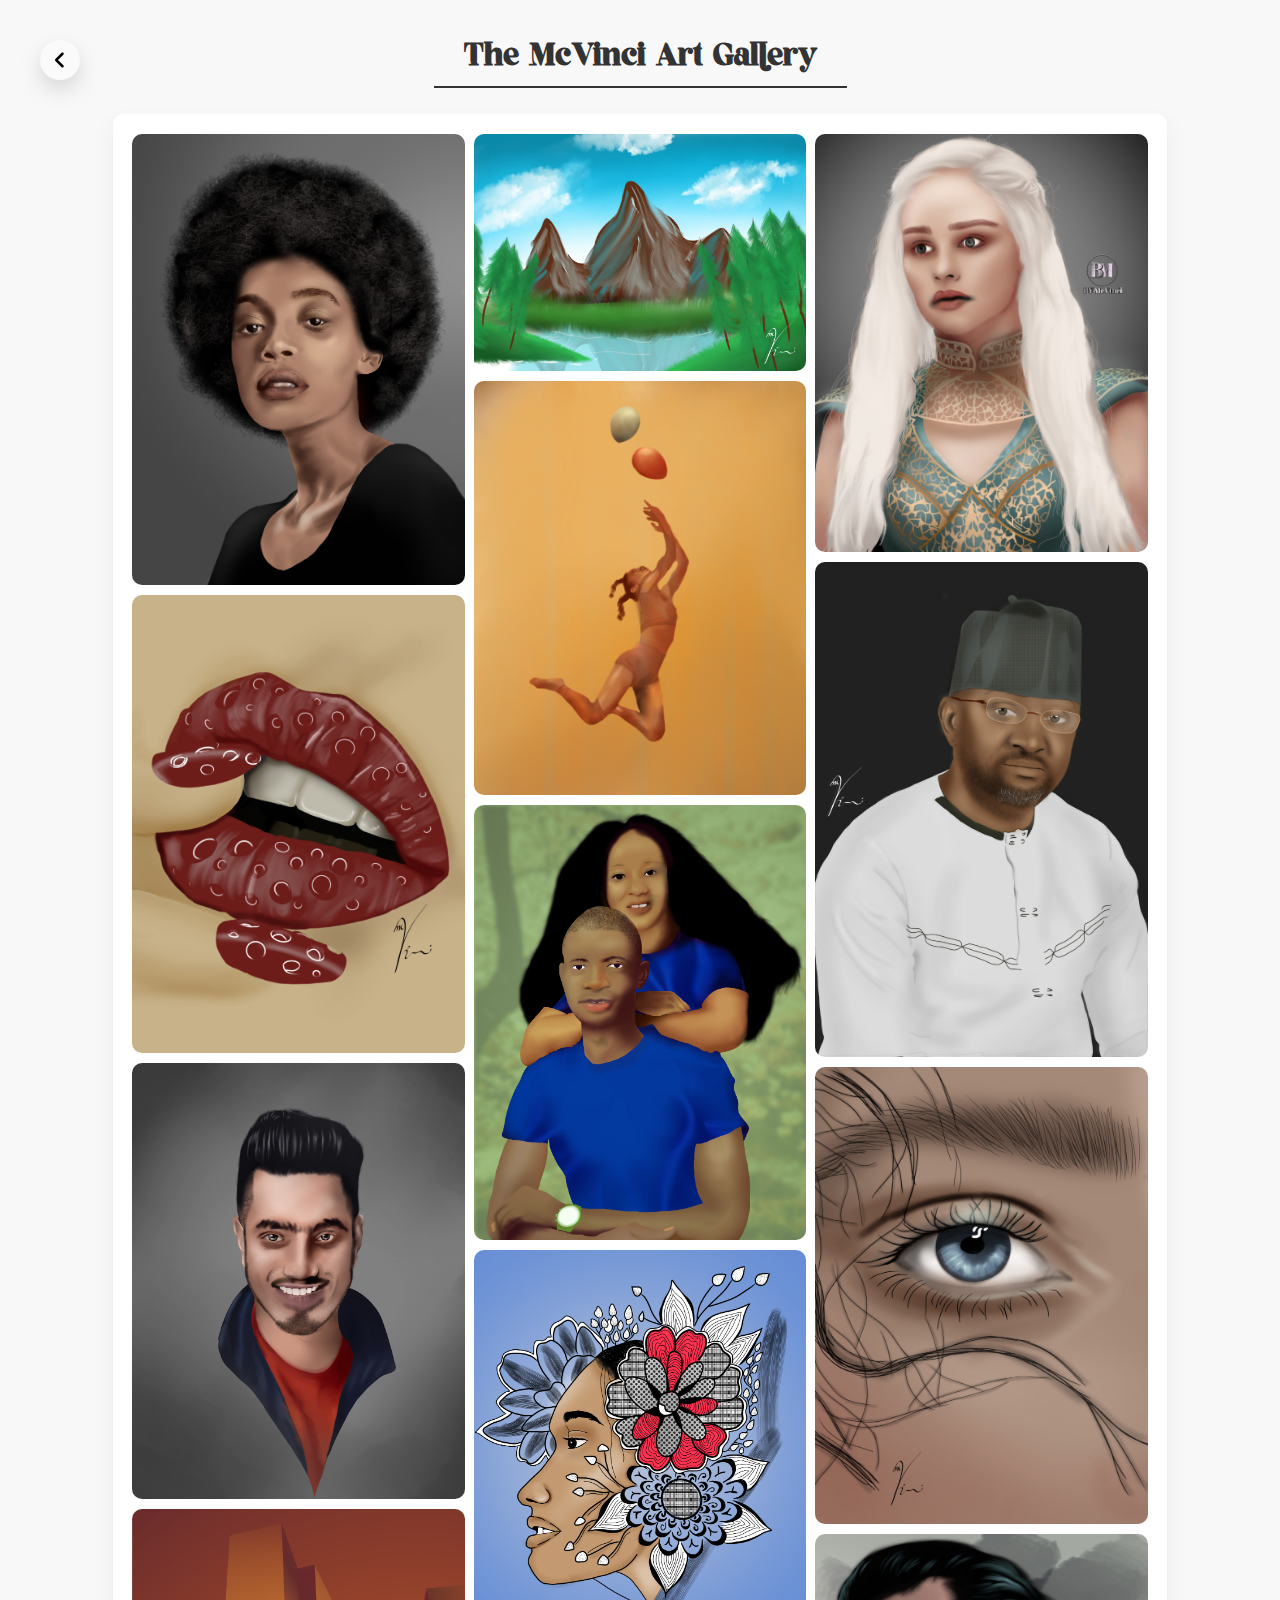
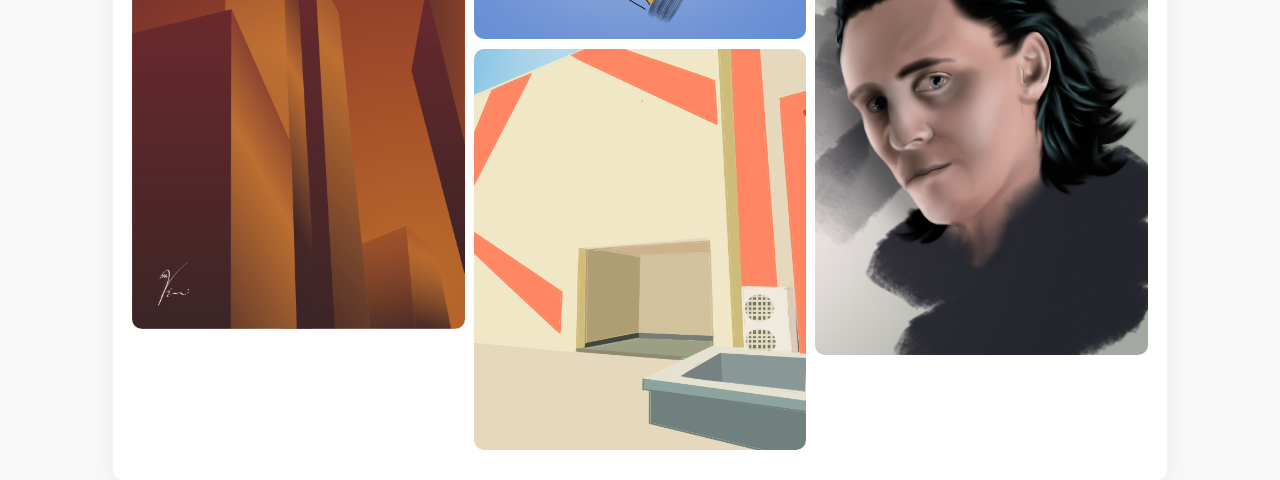
<file: digiart.html>
<!DOCTYPE html>
<html lang="en">
<head>
    <meta charset="UTF-8">
    <meta http-equiv="X-UA-Compatible" content="IE=edge">
    <meta name="viewport" content="width=device-width, initial-scale=1.0">
    <title>David McVinci | Digital Art</title>
    <link rel="icon" href="graphics/digitalart_favicon">
    <style>
        @font-face {
        font-family: "Slish";
        src: url(graphics/Fragille-Reguler.ttf) format("truetype");
        }
        body{
            margin: 0;
            padding: 0px;
            overflow-y: scroll;
            overflow-x: hidden;
        }
        .wholebody{
            width: 100vw;
            height: fit-content;
            display: flex;
            flex-direction: column;
            align-items: center;
            background-color: #eff8ee;
        }
        .wholebody:before{
            background-image: url(graphics/museum.jpg);
            background-repeat: no-repeat;
            background-size: cover;
            background-position: center;
            background-blend-mode: overlay;
        }
        h2{
            font-family: 'Slish';
            border-bottom: 2px solid #333333;
            padding-inline: 30px;
            padding-block: 15px;
            color: #333333;
        }
        .back{
            border-radius: 50%;
            width: 20px;
            padding: 10px;
            height: 20px;
            background-color: #fafafa;
            position: fixed;
            left: 0px;
            top: 0px;
            display: flex;
            align-items: center;
            justify-content: center;
            margin: 40px;
            z-index: 99999;
            box-shadow: 0px 10px 20px rgba(145, 145, 145, 30%);
        }
        .back_icon{
            height: 20px;
            width: 20px;
        }
        section:last-of-type{
        background-color: rgb(248, 248, 248);
        height: fit-content;
        font-family: 'Slish';
        font-size: 1.3em;
        color: #1e1e1e;
        display: flex;
        flex-direction: column;
        justify-content: center;
        align-items: center;
        }
        .flyer-container{
            background-color: white;
            width: 80%;
            height: fit-content;
            border-radius: 10px;
            box-shadow: 0px 10px 20px rgb(235, 235, 235);
            padding-block: 20px;
            padding-inline: 15px;
            display: flex;
            align-items: flex-start;
            justify-content: space-around;
        }
        @media screen and (max-width: 700px){
            .flyer-container{
                flex-direction: column;
            }
        }
        .rows{
            width: 32.5%;
            height: 100%;
            border-radius: 10px;
            display: flex;
            flex-direction: column;
        }
        @media screen and (max-width: 700px) {
            .rows{
                width: 100%;
            }
        }
        .picture{
            width: 100%;
            margin-bottom: 10px;
            height: fit-content;
            border-radius: 10px;
            display: flex;
            align-items: center;
            justify-content: center;
            transition: ease-in-out .4s  ;
        }
        .picture:hover{
            transform: scale(1.03);
            box-shadow: 0px 10px 30px rgba(0, 0, 0, 0.4);
        }
        .picture img{
            width: 100%;
            height: auto;
            border-radius: 10px;
        }
        .picture img:hover{
            border: .6px solid rgb(236, 236, 236);
        }
    </style>
</head>
<body>
    <div class="wholebody">
        <a href="index.html#digi_art">
            <div class="back">
                <img src="graphics/back-caret.svg" class="back_icon">
            </div>
        </a>

        <section>
            <h2>The McVinci Art Gallery</h2>
            <div class="flyer-container">
                <div class="rows">
                    <div class="picture"><img src="graphics/digital_art/Poise 2.png"></div>
                    <div class="picture"><img src="graphics/digital_art/Lips.png"></div>
                    <div class="picture"><img src="graphics/digital_art/Unmesh Alt.jpg"></div>
                    <div class="picture"><img src="graphics/digital_art/perspective.JPG"></div>
                    
                </div>
    
                <div class="rows">
                    <div class="picture"><img src="graphics/digital_art/digitalart.jpg"></div>
                    <div class="picture"><img src="graphics/digital_art/Digital Traditional Painting.png"></div>
                    <div class="picture"><img src="graphics/digital_art/AbiBless-1.jpg"></div>
                    <div class="picture"><img src="graphics/digital_art/Beautiful Mind 2.png"></div>
                    <div class="picture"><img src="graphics/digital_art/scene sketch.png"></div>
                </div>
    
                <div class="rows">
                    <div class="picture"><img src="graphics/digital_art/khaleesi.jpg"></div>
                    <div class="picture"><img src="graphics/digital_art/albert.png"></div>
                    <div class="picture"><img src="graphics/digital_art/Eyes.png"></div>
                    <div class="picture"><img src="graphics/digital_art/Loki Alt.png"></div>
                </div>
            </div>
        </section>    
    </div>
</body>
</html>
</file>
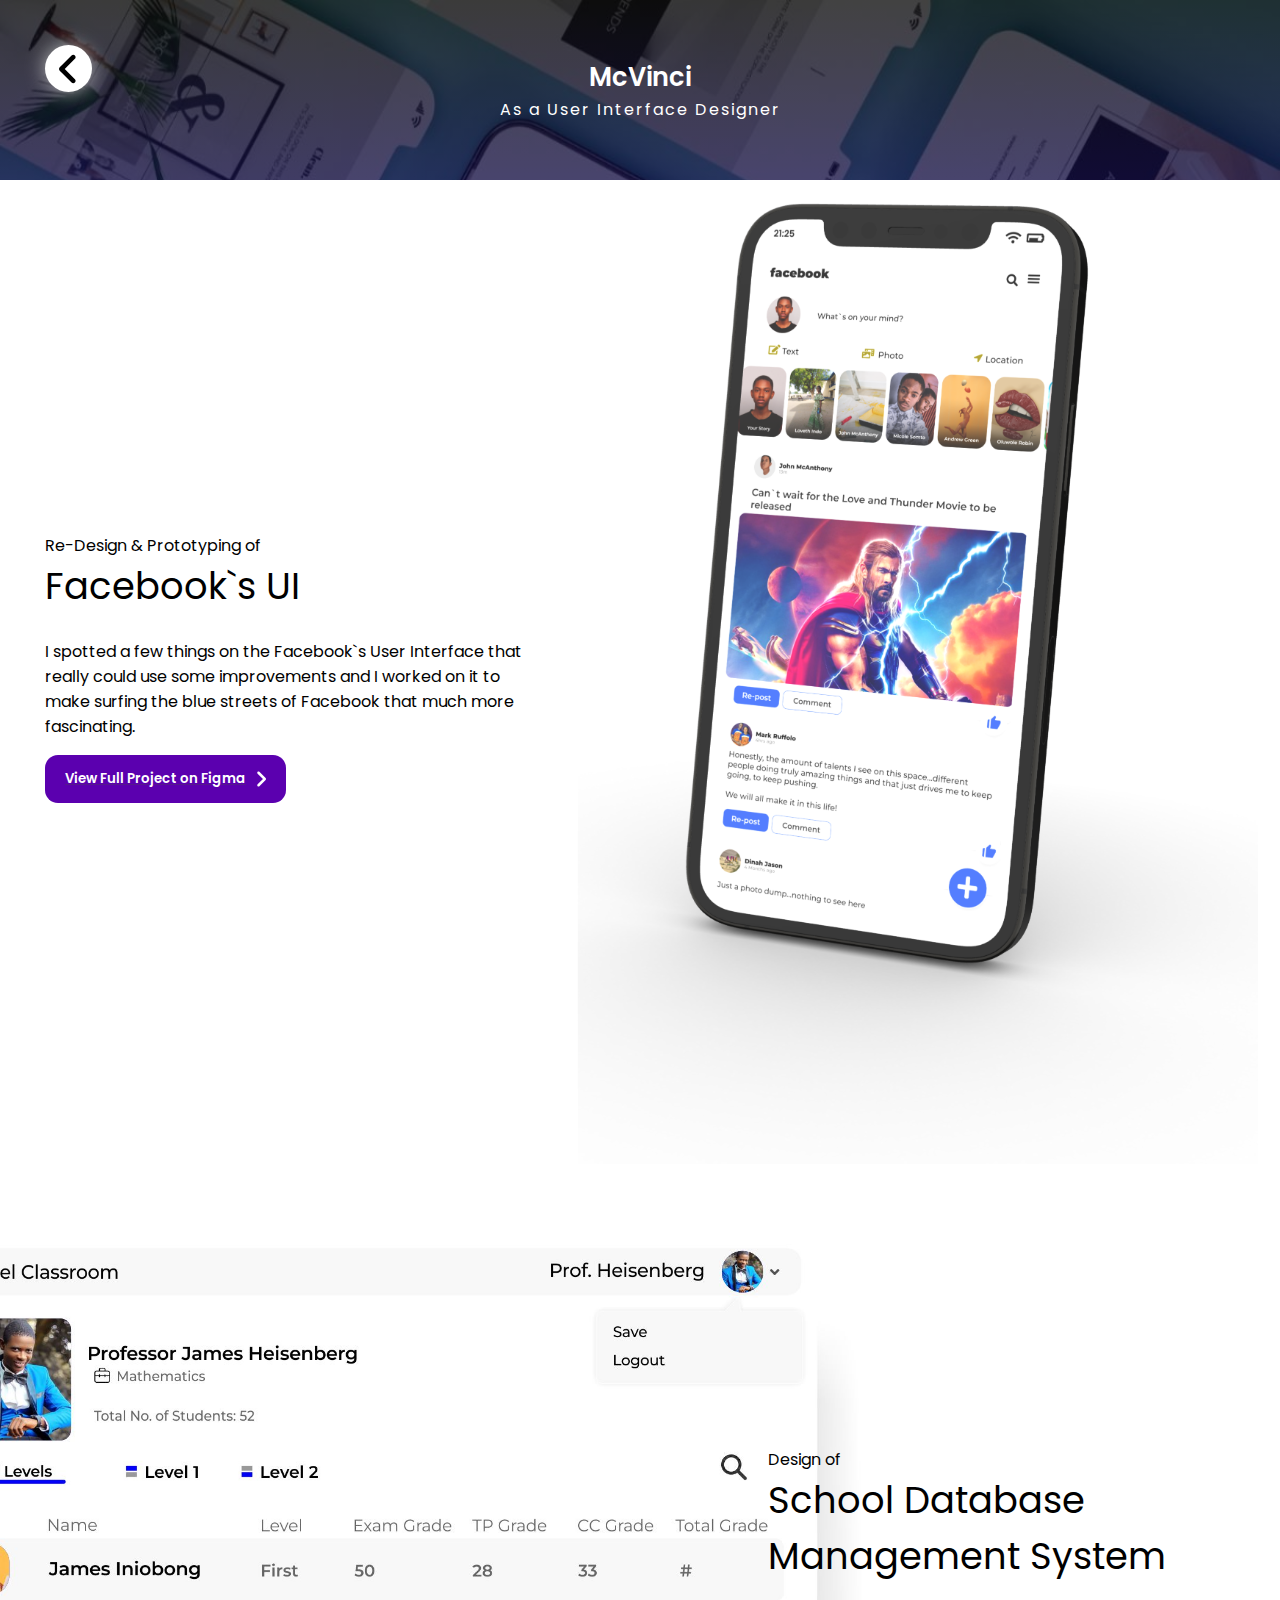
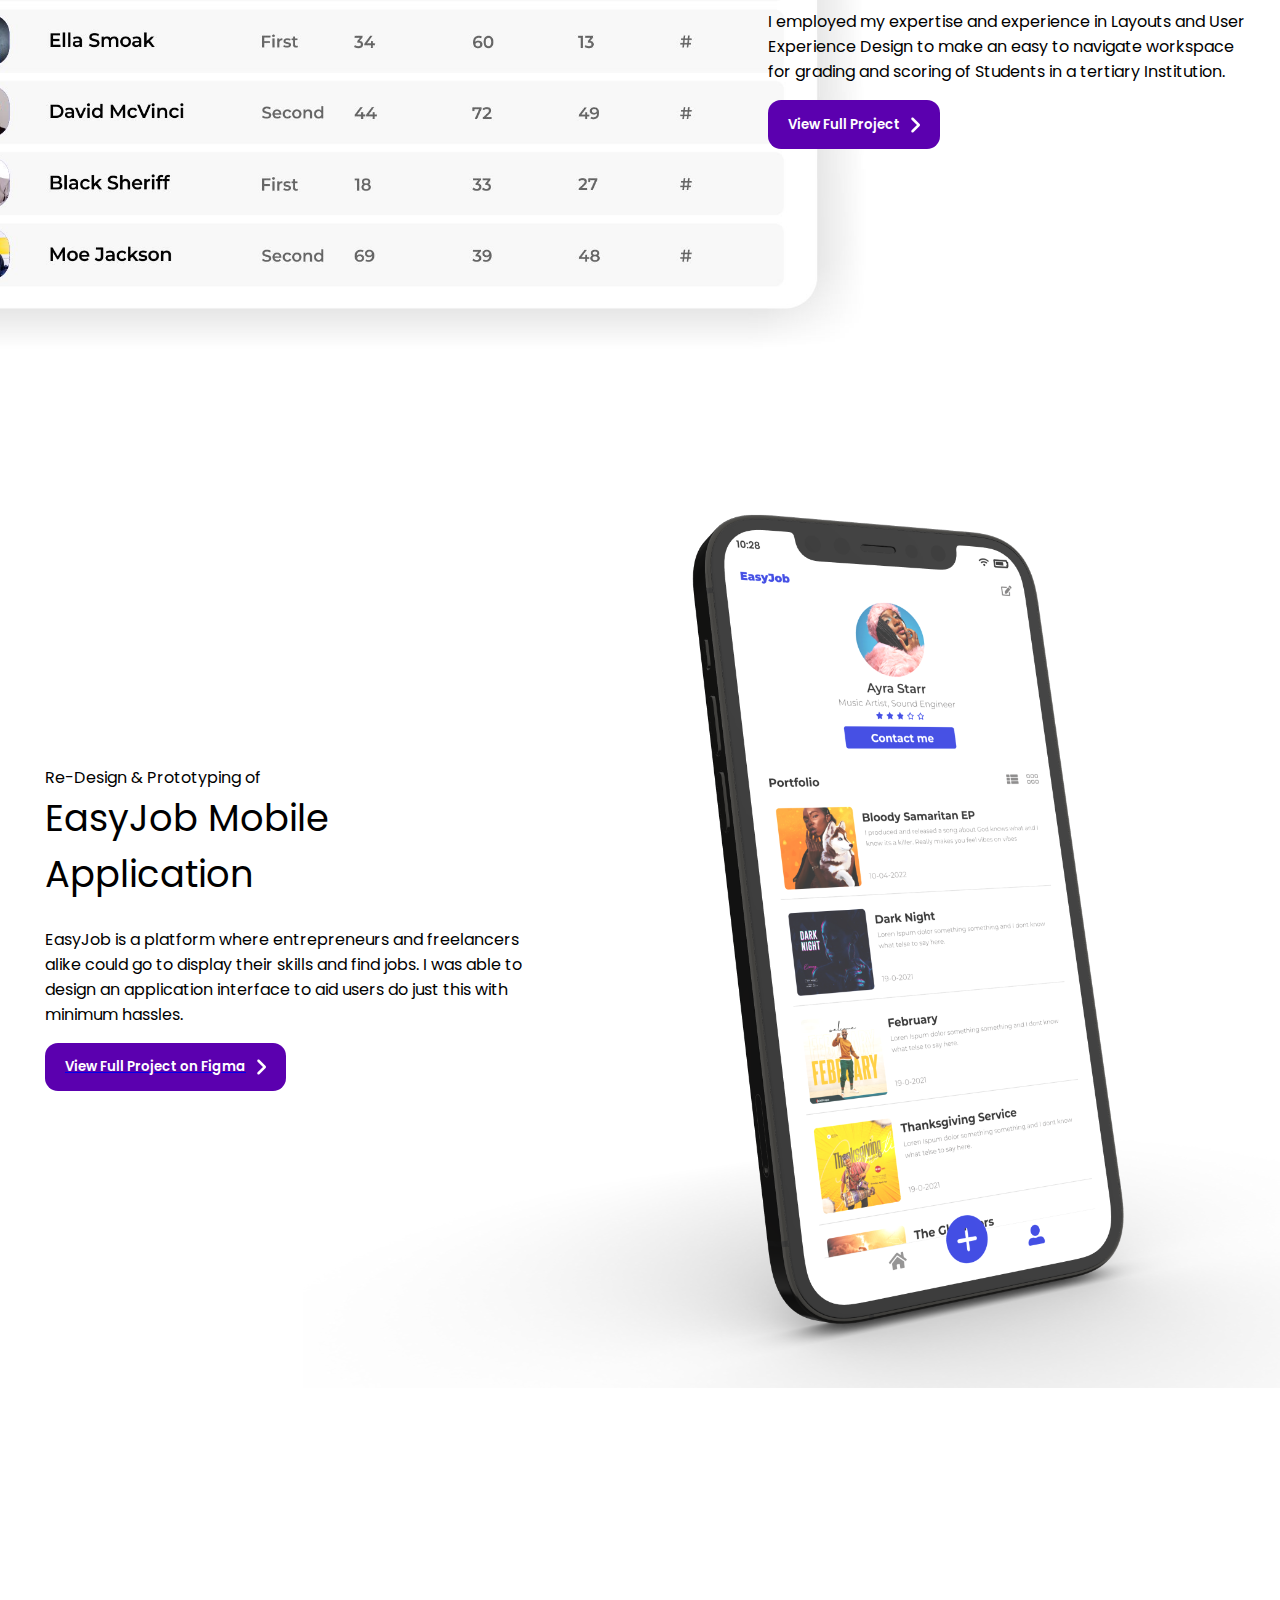
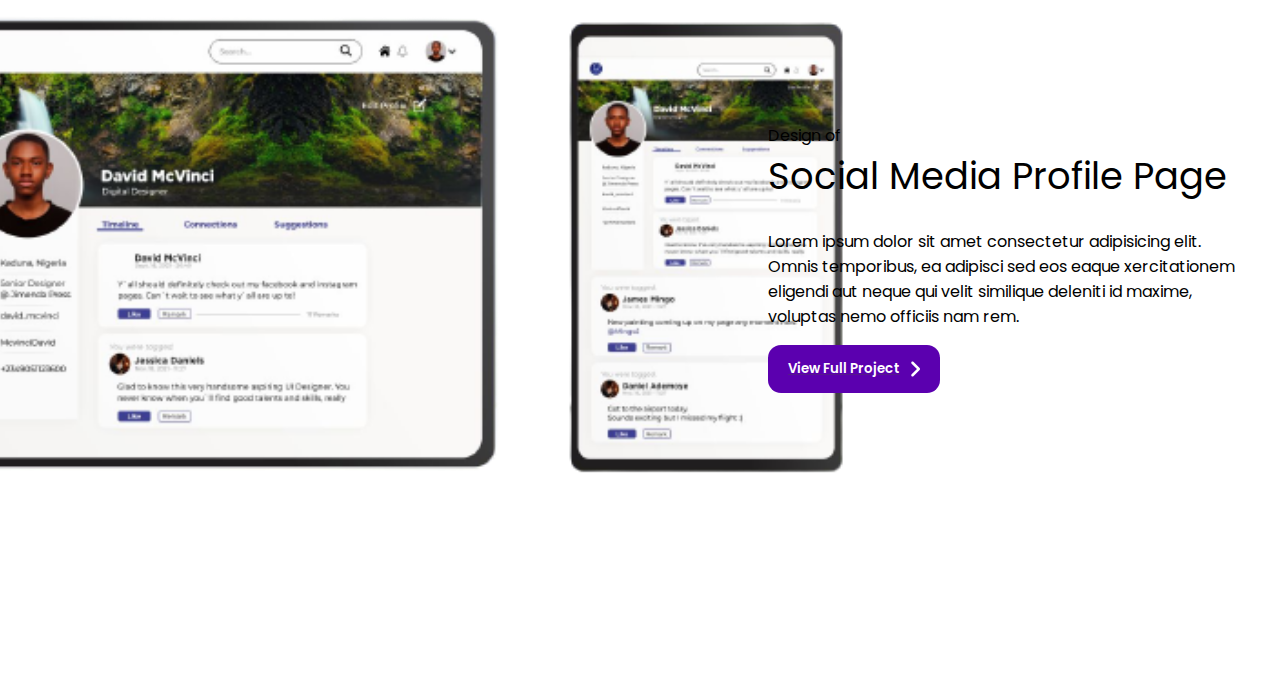
<file: uid.html>
<!DOCTYPE html>
<html lang="en">
    <head>
        <meta charset="UTF-8">
        <meta http-equiv="X-UA-Compatible" content="IE=edge">
        <meta name="viewport" content="width=device-width, initial-scale=1.0">
        <title>David McVinci | UI Design</title>
        <link rel="preconnect" href="https://fonts.googleapis.com">
        <link rel="preconnect" href="https://fonts.gstatic.com" crossorigin>
        <link href="https://fonts.googleapis.com/css2?family=Poppins&display=swap" rel="stylesheet">
        <link rel="stylesheet" href="https://unpkg.com/swiper@8/swiper-bundle.min.css"/>

        <style> 
            @font-face {
            font-family: "Slish";
            src: url(graphics/Fragille-Reguler.ttf) format("truetype");
            }
            body{
                margin: 0px;
                padding: 0px;
            }
            .back{
                width: 3vmin;
                height: 3vmin;
                border-radius: 3vmin;
                padding: 10px;
                display: flex;
                align-items: center;
                justify-content: center;
                margin: 5vmin;
                position: fixed;
                background-color: white;
                box-shadow: 0px 0px 20px rgb(184, 184, 184);
                z-index: 1;
            }
            .back_icon{
                transform: scale(.7);
            }
            .header{
                background-image: url(graphics/ui-2.jpeg);
                background-size: cover;
                width: 100vw;
                height: 20vmin;
                display: flex;
                justify-content: center;
                align-items: center;
            }
            .header:before{
                width: 100vw;
                height: 20vmin;
                position: absolute; 
                content:'';
                background:  linear-gradient(black, rgb(7, 1, 59));
                opacity: .7;
                background-blend-mode: overlay;
                transition: .4s ease-in;
            }
            .header p{
                text-align: center;
                font-family: 'Poppins', sans-serif;
                color: white;
                z-index: 2;
                letter-spacing: 2px;
            }
            .header span{
                letter-spacing: 0px;
                font-size: 1.6em;
                font-weight: 600;
            }
            section{
                width: 100vw;
                height: 100vh;
                padding-top: 30px;
                display: flex;
                justify-content: space-around;
                align-items: center;
            }
            @media screen and (max-width: 700px) {
                section{
                    flex-direction: column;
                    height: fit-content;
                }
            }
            .text_div{
                font-family: 'Poppins', sans-serif;
                display: flex;
                flex-direction: column;
                justify-content: center;
                padding-right: 30px;
                padding-left: 5vmin;
                height: 100%;
                width: 40%;
                min-width: 400px;
            }
            @media screen and (max-width: 700px) {
                .text_div{
                    padding-block: 20px;
                    height: fit-content;
                }
            }
            .text_div span{
                font-size: 2.3em;
            }
            .text_div button{
                display: flex;
                justify-content: center;
                align-items: center;
                background-color: rgb(91, 0, 175);
                border: none;
                border-radius: 13px;
                color: white;
                font-family: 'Poppins', sans-serif;
                font-weight: 600;
                padding-inline: 20px;
                width: fit-content;
                cursor: pointer;
            }
            .text_div svg{
                fill: white;
                height: 20px;
                transform: rotate(180deg) ;
                margin-left: 10px;
            }
            .image_div{
                display: flex;
                justify-content: center;
                height: 80%;
                width: 60%;
                min-width: 400px;
            }
            @media screen and (max-width: 700px) {
                .image_div{
                    width: 100vw;
                    height: auto;
                }
            }
            .image_div img{
                height: 100%;
            }  
            @media screen and (max-width: 700px){
                .image_div img{
                    width: 100%;
                    height: auto;
                    margin-top: 30px;
                }
                img:nth-of-type(1){
                    transform: scaleY(0.3);
                }
            }
            .container{
                position: fixed;
                top: 0;
                left: 0;
                width: 100%;
                height: 100vh;
                display: none;
                background-color: rgba(0, 0, 0, 0.8);
                z-index: 1;
            }
            .container.active{
                display: flex;
                align-items: center;
                justify-content: center;
            }
            .swiper {
                display: flex;
                justify-content: center;
                align-items: center;
                width: fit-content;
                height: 90%;
                background: transparent;
                margin-bottom: 50px;
            }
            .swiper-slide{
                display: flex;
                align-items: center;
                justify-content: center;
            }
            .swiper-slide img{
                height: 100%;
                width: auto;
                border-radius: 8px;
            }
            .swiper-button-prev, .swiper-button-next{
                transform: scale(.7);
                color: white;
                z-index: 14;
            }
            .swiper-pagination-bullet-active{
                background-color: rgb(109, 0, 82);
            }
            #closemodal{
                height: 25px;
                width: auto;
                fill: rgb(231, 231, 231);
                position: relative;
                left: 90vw;
                top: -47vh;
                z-index: 20;
                cursor: pointer;
            }
            #closemodal:hover{
                fill: rgb(194, 194, 194);
            }
        </style>
    </head>

    <body>
        <a href="index.html#gdp">
            <div class="back">
                <img src="graphics/back-caret.svg" class="back_icon">
            </div>
        </a>

        <div class="header">
            <p><span>McVinci</span><br> As a User Interface Designer</p>
        </div>

        <section>
            <div class="text_div">
                <p>Re-Design & Prototyping of
                <br>
                <span>Facebook`s UI</span>
                <br>
                <br>
                I spotted a few things on the Facebook`s User Interface that really could use some improvements and I worked on it to make surfing the blue streets of Facebook that much more fascinating.
                </p>
                <a href="">
                    <button>
                    <p>View Full Project on Figma</p>
                    <svg class="back-icon" xmlns="http://www.w3.org/2000/svg" viewBox="0 0 256 512"><path d="M192 448c-8.188 0-16.38-3.125-22.62-9.375l-160-160c-12.5-12.5-12.5-32.75 0-45.25l160-160c12.5-12.5 32.75-12.5 45.25 0s12.5 32.75 0 45.25L77.25 256l137.4 137.4c12.5 12.5 12.5 32.75 0 45.25C208.4 444.9 200.2 448 192 448z"/></svg>
                    </button>
                </a>
            </div>
            <div class="image_div">
                <img src="graphics/ui_design/Facebook UI Redesign.png" style="transform: scale(1.4);">
            </div>
        </section>

        <section>
            <div class="image_div">
                <img src="graphics/ui_design/School DBMS Professor Home.jpg">
            </div>
            <div class="text_div">
                <p>Design of
                <br>
                <span>School Database Management System</span>
                <br>
                <br>
                I employed my expertise and experience in Layouts and User Experience Design to make an easy to navigate workspace for grading and scoring of Students in a tertiary Institution.
                </p>
            
                <button id="open_btn">
                    <p>View Full Project</p>
                    <svg class="back-icon" xmlns="http://www.w3.org/2000/svg" viewBox="0 0 256 512"><path d="M192 448c-8.188 0-16.38-3.125-22.62-9.375l-160-160c-12.5-12.5-12.5-32.75 0-45.25l160-160c12.5-12.5 32.75-12.5 45.25 0s12.5 32.75 0 45.25L77.25 256l137.4 137.4c12.5 12.5 12.5 32.75 0 45.25C208.4 444.9 200.2 448 192 448z"/>
                    </svg>
                </button>
            </div>
        </section>

        <!-- Lightbox for School DBMS -->
        <div class="container" id="container">
            <svg xmlns="http://www.w3.org/2000/svg" id="closemodal" viewBox="0 0 320 512"><path d="M310.6 361.4c12.5 12.5 12.5 32.75 0 45.25C304.4 412.9 296.2 416 288 416s-16.38-3.125-22.62-9.375L160 301.3L54.63 406.6C48.38 412.9 40.19 416 32 416S15.63 412.9 9.375 406.6c-12.5-12.5-12.5-32.75 0-45.25l105.4-105.4L9.375 150.6c-12.5-12.5-12.5-32.75 0-45.25s32.75-12.5 45.25 0L160 210.8l105.4-105.4c12.5-12.5 32.75-12.5 45.25 0s12.5 32.75 0 45.25l-105.4 105.4L310.6 361.4z"/></svg>
        
            <div class="swiper">
            
                <div class="swiper-wrapper">
                    <div class="swiper-slide"><img src="graphics/ui_design/School DBMS Administrator.jpg"></div>
                    <div class="swiper-slide"><img src="graphics/ui_design/School DBMS Student Year 1.jpg"></div>
                    <div class="swiper-slide"><img src="graphics/ui_design/School DBMS Professor Home.jpg"></div>
                    <div class="swiper-slide"><img src="graphics/ui_design/School DBMS Supervisor.jpg"></div>
                    <div class="swiper-slide"><img src="graphics/ui_design/School DBMS Professor Level 2.jpg"></div>
                </div>
            
                <div class="swiper-pagination"></div>
            
            
                <div class="swiper-button-prev"></div>
                <div class="swiper-button-next"></div>
            </div>
        </div>

        <section>
            <div class="text_div">
                <p>Re-Design & Prototyping of
                <br>
                <span>EasyJob Mobile Application</span>
                <br>
                <br>
                EasyJob is a platform where entrepreneurs and freelancers alike could go to display their skills and find jobs. I was able to design an application interface to aid users do just this with minimum hassles.
                </p>
                <a href="https://www.figma.com/proto/ryliaAuZxzpwe88a6d1LvE/EasyJob?page-id=0%3A1&node-id=21%3A188&viewport=309%2C149%2C0.15&scaling=scale-down&starting-point-node-id=1%3A13">
                    <button>
                    <p>View Full Project on Figma</p>
                    <svg class="back-icon" xmlns="http://www.w3.org/2000/svg" viewBox="0 0 256 512"><path d="M192 448c-8.188 0-16.38-3.125-22.62-9.375l-160-160c-12.5-12.5-12.5-32.75 0-45.25l160-160c12.5-12.5 32.75-12.5 45.25 0s12.5 32.75 0 45.25L77.25 256l137.4 137.4c12.5 12.5 12.5 32.75 0 45.25C208.4 444.9 200.2 448 192 448z"/></svg>
                    </button>
                </a>
            </div>
            <div class="image_div">
                <img src="graphics/ui_design/ui_1.png" style="transform: scale(1.3); ">
            </div>
        </section>

        <section>
            <div class="image_div">
                <img src="graphics/ui_design/HANDBOOK_PROFILE_UI.png">
            </div>
            <div class="text_div">
                <p>Design of
                <br>
                <span>Social Media Profile Page</span>
                <br>
                <br>
                Lorem ipsum dolor sit amet consectetur adipisicing elit. Omnis temporibus, ea adipisci sed eos eaque xercitationem eligendi aut neque qui velit similique deleniti id maxime, voluptas nemo officiis nam rem.
                </p>
            <a href="">
                    <button>
                        <p>View Full Project</p>
                        <svg class="back-icon" xmlns="http://www.w3.org/2000/svg" viewBox="0 0 256 512"><path d="M192 448c-8.188 0-16.38-3.125-22.62-9.375l-160-160c-12.5-12.5-12.5-32.75 0-45.25l160-160c12.5-12.5 32.75-12.5 45.25 0s12.5 32.75 0 45.25L77.25 256l137.4 137.4c12.5 12.5 12.5 32.75 0 45.25C208.4 444.9 200.2 448 192 448z"/>
                        </svg>
                    </button>
                </a>
            </div>
        </section>
        

        <script src="https://unpkg.com/swiper@8/swiper-bundle.min.js"></script>

        <script>
            const swiper = new Swiper('.swiper', {
            // Optional parameters
            autoplay: {
                delay: 2000,
                disableOnInteraction: false,
            },
            loop: true,

            // If we need pagination
            pagination: {
                el: '.swiper-pagination',
                clickable: true,
            },

            // Navigation arrows
            navigation: {
                nextEl: '.swiper-button-next',
                prevEl: '.swiper-button-prev',
            },
            });

        </script>

        <script>
            const container = document.getElementById('container');
                const button = document.getElementById('open_btn');
                const closemodal = document.getElementById('closemodal')
                button.addEventListener('click', () => {
                    container.classList.add('active');
                });
                closemodal.addEventListener('click', () => {
                    container.classList.remove('active');
            });
        </script>
    </body>
</html>
</file>
<file: style.css>
*{
    background-color: #2e2e2e;
    padding: 0px;
    margin: 0px;
    color: rgb(212, 212, 212);    
}
@font-face {
    font-family: "Slish";
    src: url(graphics/Fragille-Reguler.ttf) format("truetype");
}
html{
    scroll-behavior: smooth; 
}
body{
    display: flex;
    background-color: rgb(29, 38, 41);
}
@media screen and (max-width: 700px) {
    body{
        flex-direction: column;
        align-items: center;
        justify-content: center;
    }
}
.loader{
    width: 100vw;
    height: 100vh;
    z-index: 902930494;
    background-color: yellow;
    position: fixed;
    top: 0px;
    left: 0px;
}
a{
    text-decoration: none;
    cursor: pointer;
    background-color: transparent;
}
.all{
    width: 95vw;
    overflow: hidden;
    margin-left: 50px;
}
@media screen and (max-width: 700px) {
    .all{
        width: 100%;
        margin-inline: 0px;     
    }
}
.nav{
    margin-top: calc((100vh - 45vh) / 2);
    margin-left: 10px;
    display: flex;
    flex-direction: column;
    position: fixed;
    z-index: 99999;
    height: 45%;
    width: 35px;
    padding-left: 5px;
    justify-content: space-around;
    border-radius: 45px;
    transition: 0.3s ease-in-out;  
    background-color: transparent;
}
@media screen and (max-width: 700px) {
    .nav{
        width: 100vw;
        height: 30vh;
        flex-direction: row;
        z-index: 99999;
    }
}
ul{
    background-color: transparent;
	align-items: center;
	justify-content: space-around;
	list-style-type: none;
}
.nav svg{
    fill: #fafafa;
    z-index: 10;
    height: 20px;
    width: 20px;
    margin-bottom: 30px;
    margin-right: 10px;
    background-color: transparent;
}
.nav svg:hover{
    background-color: transparent;
    fill:rgb(78, 255, 167);
    height: 25px;
    width: 25px;
    transition: 0.3s ease-in-out;
}
.title, .title-3, .title-4, .title-5, .title-6{
    border: 1px solid grey;
    background-color: #1e1e1e;
    position: fixed;
    top: 250px;
    left: 50px;
    font-family: 'Poppins',  sans-serif;
    font-size: 13px;
    z-index: 15;
    border-radius: 13px;
    width: fit-content;
    height: 0px;
    opacity: 0;
    pointer-events: none;
    transition: all .2s ease-out;
}
.title{
    top: 188px;
}
.title-3{
    top: 38vh;
}
.title-4{
    top: 300px;
}
.title-5{
    top: 356px;
}
.title-6{
    top: 410px;
}
.title.on, .title-3.on, .title-4.on, .title-5.on, .title-6.on{
    opacity: 1;
    height: fit-content;
    transition: height  .2s;
    pointer-events: auto;
    padding-inline: 15px;
    padding-block: 10px;
}
.everythingelse{
    position: relative;
    top: auto;
    display: flex;
    align-items: center;
    justify-content: center;
    background-image: url(graphics/lander.jpg);
    background-repeat: no-repeat;
    background-position: center;
    background-size: cover;
    width: 98vw;
    height: 100vh;
}
.everythingelse::before{
    width: 98vw;
    height: 100vh;
    position: absolute; 
    content:'';
    background:  linear-gradient(#000000, #1e1e1e);
    opacity: .7;
    background-blend-mode: multiply;
    transition: .4s ease-in;
}
.intro{
    background-color: transparent;
    position: absolute;
}
.intro h3{
    background-color: transparent;
    border: none !important;
    font-family: "Slish";
    font-weight: reguler;
    font-size: 5rem;
    color:#fff;
    transition: .5s;
    animation: scroll 1.4s;
}
@media screen and (max-width: 700px) {
    .intro h3{
        text-align: center;
        font-size: 5em;
        line-height: 1em;
        margin-bottom: 10px;
    }
}
.intro h3:hover{
    color: #d6e0ee;
    border: none !important;
    
}
.intro .skills{
    background-color: transparent;
    font-family: "Montserrat";
    font-weight: regular;
    font-size: 1em; 
}
@media screen and (max-width: 700px) {
 .intro .skills{
    font-size: .97em;
    text-align: center;
 }   
}
.gdp{
    width: 100vw;
    height:100vh;
    background-image: url(graphics/texture.jpg);
    background-position: center;
    padding: 0px;
    display: flex;
    align-items: center;
    justify-content: center;
    position: relative;
    scroll-snap-type: y mandatory;
    /*overflow-y: scroll;*/
}
@media screen and (max-width: 700px) {
    .gdp{
        overflow: hidden;
    }   
}
.gdp::before{
    width: 100vw;
    height:100vh;
    opacity: .9;
    position: absolute; 
    content:'';
    background:rgb(255, 255, 255);
    background-blend-mode: multiply;
}
.gdp p{
    scroll-snap-align: start;
    position: absolute;
    top: auto;
    background-color: transparent;
    text-align: center;
    font-family: 'Poppins', sans-serif;
    color: #2c2c2c;
}
.gdp span{
    background-color: transparent;
    font-size: 3rem;
    font-family: "Slish";
    color: #2c2c2c;
}
.gdp span:last-of-type{
    font-size: 1em;
    font-family: 'Poppins', sans-serif;
    color: grey;
}
.ui{
    width: 98vw;
    height: 100vh;
    z-index: 10;
    position: relative;
    display: flex;
    align-items: center;
    padding: 0px 0px;
    box-sizing: border-box;
    background-image: url(graphics/uidesign_wall.jpeg);
    background-repeat: no-repeat;
    background-position: center;
    background-size: cover;
}
@media screen and (max-width: 700px) {
    .ui{
        flex-direction: column;
        justify-content: center;
        align-items: center;
    }
}
.ui::before{
    width: 98vw;
    height: 100vh;
    position: absolute;
    top: auto; 
    left: auto;
    content:'';
    background-color: rgb(18, 10, 26);
    opacity: .8;
    background-blend-mode: overlay;
    transition: 0.3s ease-in-out; 
   
}
li{
   background-color: transparent;
}
.ui p{
    float: inline-end;
    margin-left: 150px;
    font-size: 1em;
    font-family: 'Poppins', sans-serif;
    color: white;
    background-color: transparent;
}
@media screen and (max-width: 700px) {
    .ui p{
        font-size: 1em;
        margin: 0px;
        position: relative;
        top: 20px;
    }   
}
.ui span:first-of-type{
    background-color: transparent;
    position: absolute;
    font-size: 4.5em;
    font-family: "Slish";
    color: #fff;
    z-index: 1;
    line-height: 1.1em;
}
.ui img{
    z-index:3 ;
    float: left;
    height: 370px;
    background-color: transparent; margin-left: 100px;
    transform: scale(1.4);
}
@media screen and (max-width: 700px) {
    .ui img{
       width: 90%;
       height: auto;
    }
}
.digital_art{
    width: 100vw;
    height: 100vh;
    z-index: 10;
    position: relative;
    display: flex;
    align-items: center;
    justify-content: center;
    box-sizing: border-box;
    background-image: url(graphics/artbg.jpg);
    background-repeat: no-repeat;
    background-position: center;
    background-size: cover;
}
@media screen and (max-width: 700px) {
    .digital_art{
        height: 100vh;
        text-align: center;
    }   
}
.digital_art::before{
    width: 100vw;
    height: 100vh;
    position: absolute;
    top: auto; 
    left: auto;
    content:'';
    background-color: rgb(18, 10, 26);
    opacity: .8;
    background-blend-mode: overlay;
    transition: 0.3s ease-in-out; 
}
.digital_art h3{
    position: relative;
    top: -60px;
    left: 40px;
    background-color: transparent;
    font-family: "Slish";
    font-weight: reguler;
    font-size: 4.5rem;
    text-align: center;
    color:rgb(255, 255, 255);
    animation: scroll 1.4s;
    z-index: inherit;
}
@media screen and (max-width: 700px) {
    .digital_art h3{
        font-size: 4.5em;
        left: 60px;
    }
}
.digital_art span{
    text-align: center;
    position: absolute;
    top: 40px;
    font-size: 1em;
    font-family: 'Poppins', sans-serif;
    font-weight: 400;
    color: rgb(231, 231, 231);
    background-color: transparent;  
}
.digital_art button{
    width: 180px;
    height: 50px;
    border-radius: 5px;
    background-color: rgb(201, 247, 221);
    color: black; 
    border: none;
    position: relative;
    left: -20%;
    margin-top: 30%;
    font-weight: bold;
    font-size: 14px;
    z-index: inherit;
    transition: .3s;
}
@media screen and (max-width: 700px) {
    .digital_art button{
      top: 100px;
      left: -35%;
    }
}
.digital_art button:hover{
    background-color: transparent;
    border: 2px solid rgb(231, 231, 231);
    color:rgb(157, 255, 201);
    outline: none;
}
.ratings{
    width: 100vw;
    height: 100vh;
    background-color: white;
    display: flex;
    padding-block: 0px;
    flex-direction: column;
    align-items: center;
    justify-content: center;
}
@media screen and (max-width: 700px) {
    .ratings{
        height: fit-content;
        padding-block: 30px;
        align-items: center;
        justify-content: center;
        padding-left: 20px;
    }
}
.rating-box{
    align-items: stretch;
    justify-content: center;
}
@media screen and (max-width: 700px) {
    .rating-box{
        flex-direction: column;
    }
}
.ratings h3{
    font-family: "Slish" ;
    font-size: 2.4em;
    margin-bottom: 40px;
}
@media screen and (max-width: 700px) {
    .ratings h3{
        text-align: center;
        font-size: 2em;
    }   
}
.a_rating{
    height: 100%;
    width: 25%;
    background-color: white;
    display: flex;
    flex-direction: column;
    align-items: center;
    justify-content: center;
    padding-inline: 20px;
    padding-block: 10px;
    margin-right: 30px;
    border-radius: 0px 0px 8px 8px;
    box-shadow: 0px 15px 25px rgb(240, 240, 240);
    border-top: 1px solid #cacaca;
    
}
@media screen and (max-width: 700px) {
    .a_rating{
        height: fit-content;
        width: 90%;
        margin-bottom: 40px;
    }
    .a_rating:last-of-type{
        margin-bottom: 10px;
    }  
}
.picture:first-of-type{
    background-image: url(graphics/my_portrait.jpg);
}
.rate_me{
    width:12vw;
    height: 48px;
    border-radius: 8px;
    border: 0px;
    background-color: #1e1e1e;
    color: white;
    font-weight: bold;
    font-size: 14px;
}
@media screen and (max-width: 700px) {
    .rate_me{
        width: fit-content;
        padding-inline: 30px;
    }   
}
.modal_container{
    width: 100vw;
    height: 100vh;
    position: fixed;
    top: 0;
    left: 0;
    background-color: rgba(0, 0, 0, 0.7);
    display: flex;
    align-items: center;
    justify-content: center;
    opacity: 0;
    pointer-events: none;
    transition: all .1s ease-in-out;
}
.modal_container.show{
    opacity: 1;
    pointer-events: auto;
    z-index: 11;
}
.modal{
    background-color: white;
    width: 600px;
    max-width: 100%;
    height: fit-content;
    position: relative;
    max-height: 90vh;
    display: flex;
    flex-direction: column;
    align-items: center;
    justify-content: center;
    border: none;
    border-radius: 7px;
    padding-block: 25px;
    padding-inline: 15px;
}
.modal form{
    display: flex;
    height: 100%;
    flex-direction: column;
    align-items: center;
    justify-content: center;
    background-color: transparent;
}
.modal h2{
    background-color: transparent;
    font-family: "Slish";
    color:rgb(29, 38, 41);
    margin-bottom: 0px;
}
.modal label{
    margin: 10px;
    background-color: transparent;
    color: #1e1e1e;
    font-family: "Poppins", sans-serif;
}
.modal input{
    width: 120%;
    padding: 10px;
    color:rgb(29, 38, 41);
    font-family: 'Poppins',  sans-serif;
    border: 1px solid grey;
    background-color: transparent;
    border-radius: 6px;
    margin-bottom: 20px;
    outline: none;
    box-sizing: content-box; 
}
.modal textarea{
    width: 120%;
    height: 230px;
    color:rgb(29, 38, 41);
    font-size: 14px;
    font-family: 'Poppins',  sans-serif;
    border: 1px solid grey;
    background-color: transparent;
    border-radius: 8px;
    margin-bottom: 20px;
    outline: none;
    box-sizing: content-box;  
}
.modal .backsvg{
    background-color: transparent;
    fill: #9c9a9a;
    height: 25px;
    width: 25px;
    position: absolute;
    left: 30px;
    top: 20px;
}
.backsvgforthanks{
    fill: #9c9a9a;
    height: 25px;
    width: 25px;
    position: relative;
    left: 10px;
    top: 0px;
    background-color: transparent;
}
.thankyou_message{
    background-color:white; 
    border: 1px solid #1e1e1e;
    border-radius: 40px;
    width: fit-content; 
    padding-block: 40px; 
    position: absolute;
    padding-inline: 20px;
    z-index: -1;
}
.thankyou_message.close{
    opacity: 0;
}
.modal button{
    height: 45px;
    width: 180px;
    border-radius: 8px;
    background-color: #1e1e1e;
    color: rgb(132, 255, 239);
    border: none;
    font-family: 'Poppins', sans-serif;
    cursor: pointer;
}
.a_rating .header{
    display: flex;
    align-items: center;
    justify-content: center;
    background-color: transparent;
    width: fit-content;
    height: fit-content;
    margin-bottom: 20px;
}
.a_rating .nameandtitle{
    background: transparent;
}
.a_rating .foricons{
    display: flex;
    width: fit-content;
    height: fit-content;
    align-items: center;
    justify-content: center;
    margin-top: 20px;
    background-color: white;
}
.foricons .instagram{
    margin-right: 20px;
    fill: rgb(184, 184, 184);
    background-color: transparent;
}
.foricons :last-child{
    margin-right: 0px;
}
.a_rating .picture{
    height: 70px;
    width: 70px;
    border-radius: 100%;
    background-image: url(graphics/digital_art/Beautiful\ Mind\ 2.png);
    margin-right: 10px;
    background-repeat: no-repeat;
    background-size: cover;
    background-position: center;
}
.a_rating p{
    text-align: left;
    font-family: 'Poppins', sans-serif;
    color: black;
    background-color: transparent;
}
.contact{
    width: 98vw;
    height: 100vh;
    z-index: 10;
    position: relative;
    display: flex;
    flex-direction: column;
    align-items: center;
    justify-content: center;
    padding: 0px 0px;
    box-sizing: border-box;
    background-repeat: repeat-x;
    background-position: center;
    background-size: cover;
    background: rgb(29, 38, 41);
    background-image: url(graphics/dots.png);
    background-blend-mode: overlay;
}
.contact p{
    z-index: 100000;
    color: white;
    font-family: 'Poppins', sans-serif;
    letter-spacing: 1.5px;
    font-size: 35px;
    font-weight: 600;
    background-color: transparent;
    text-align: center;
    line-height: 1.3em;
    margin-bottom: 200px;
 }
 .links{
     background-color: transparent;
     align-items: center;
     margin-top: 50px;
 }
 .links ul{
	align-items: center;
    display: flex;
	justify-content: space-around;
	list-style-type: none;
 } 
.links svg{
    fill: #d3dbd9;
    width: 20px;
    height: 20px;
    margin-right: 20px;
}



.reveal{
    position: relative;
    transform: translateY(200px);
    opacity: 0;
    transition: all 1s ease-in-out;
}
@media screen and (max-width: 700px) {
    .reveal{
        transform: translateY(100px);
    }   
}
.reveal.active{
    transform: translateY(0px);
    opacity: 1;  
}



/* @keyframes scroll {
    from{
        opacity: 0;
        transform: translateY(-20px);
    }
    to{
        opacity: 1;
        transform: translateY(0px);
    }    
} */
</file>
